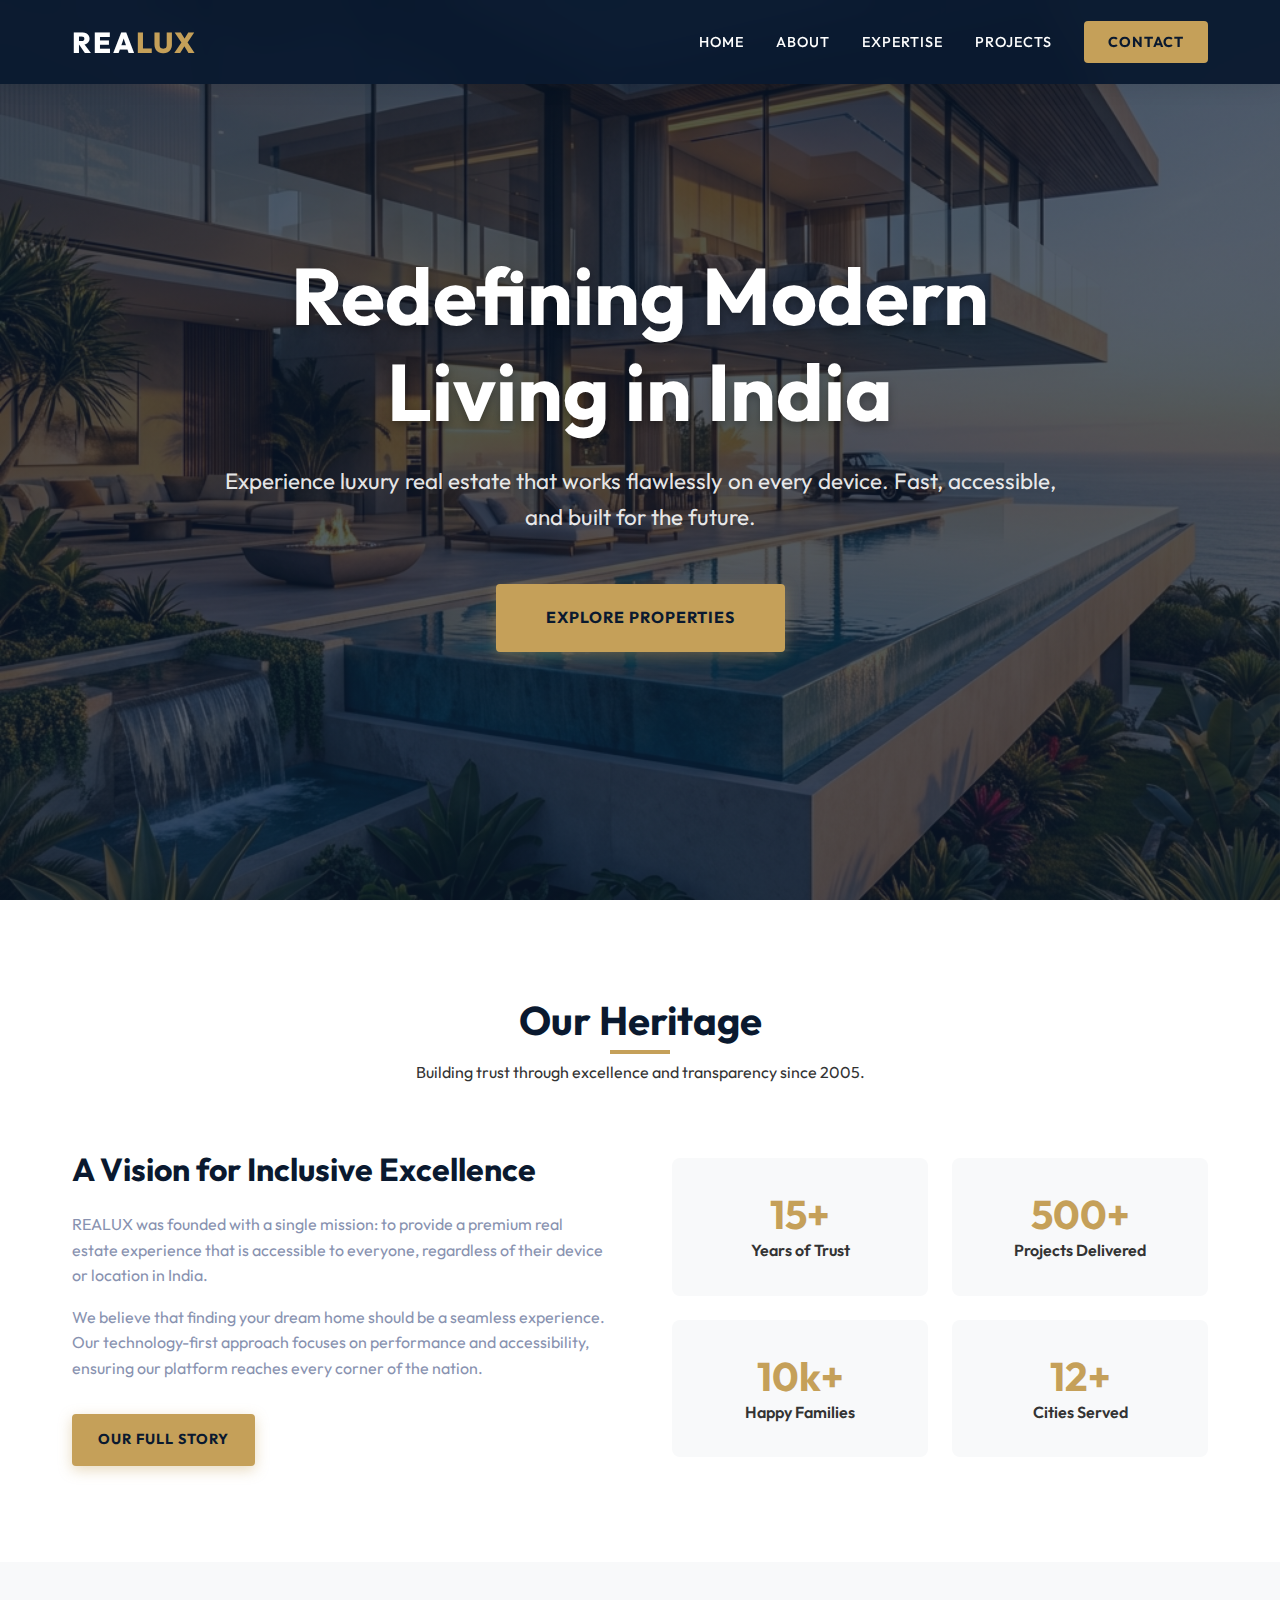
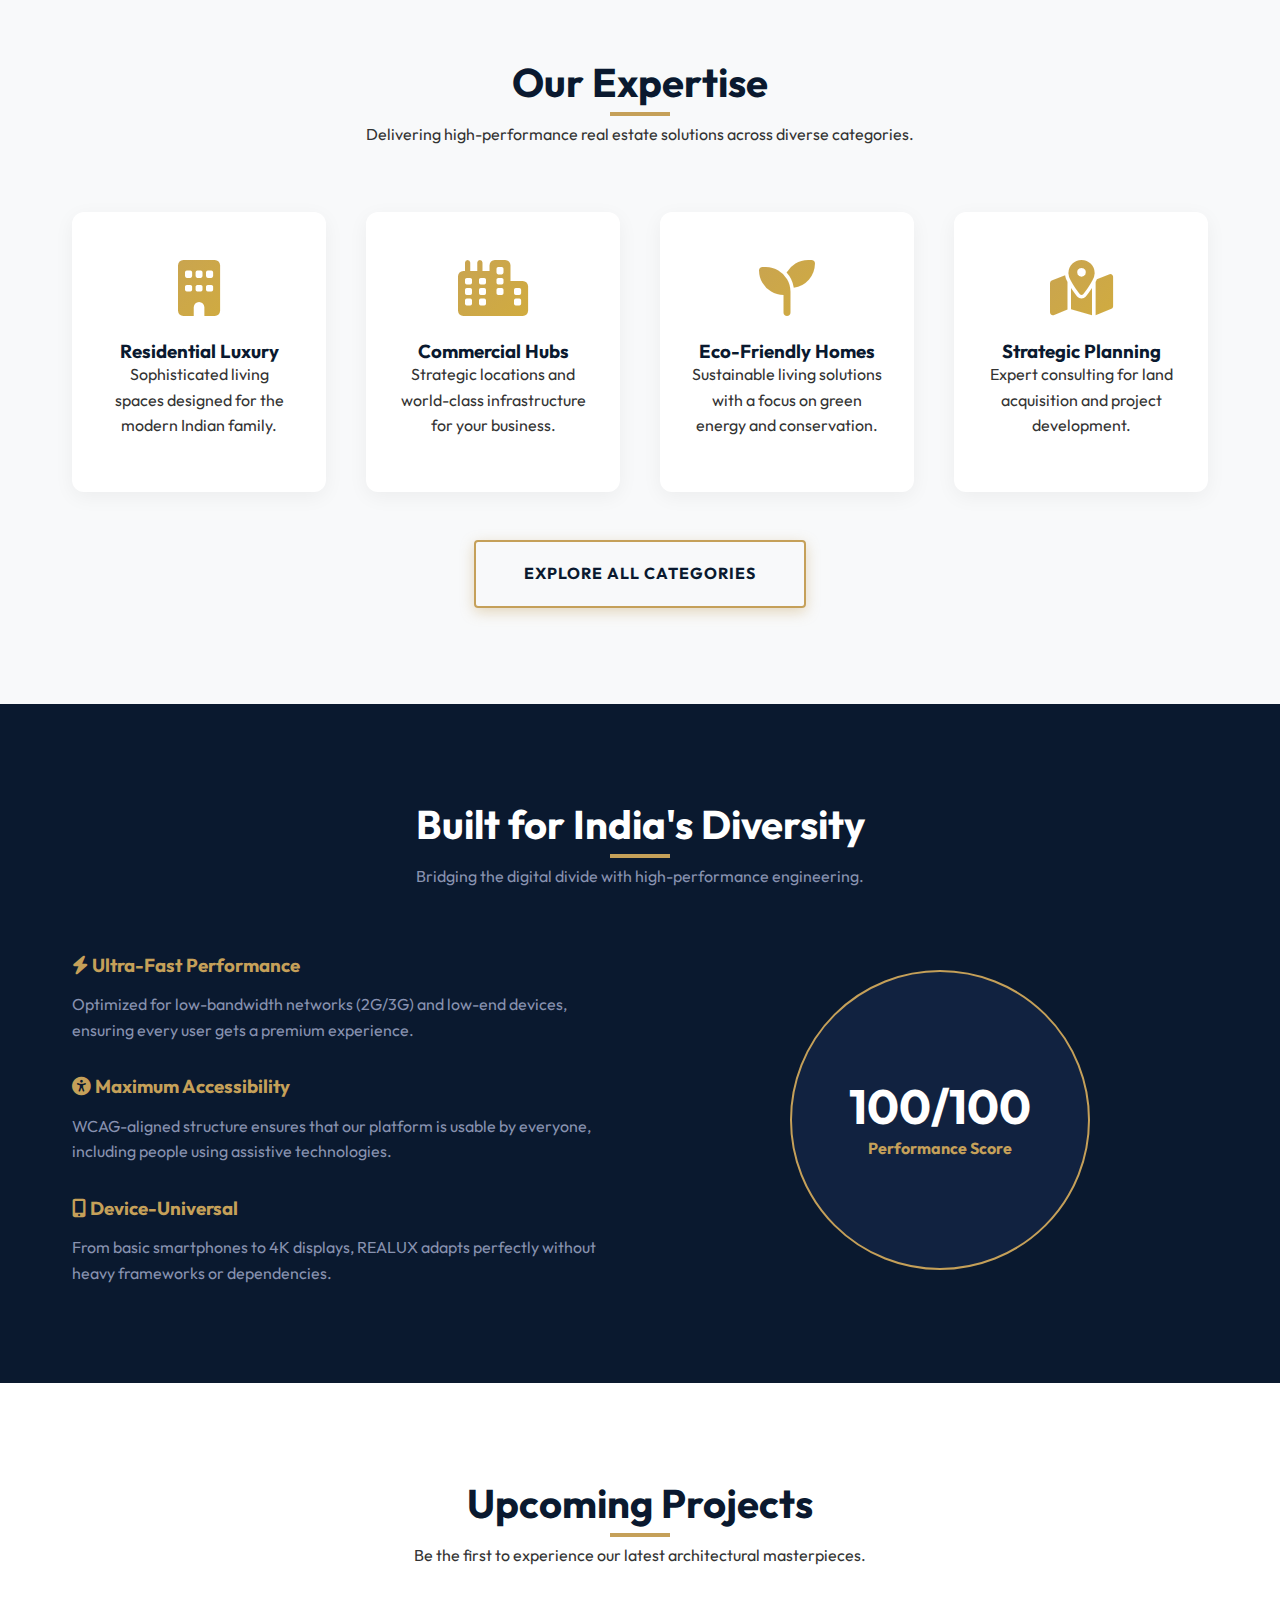
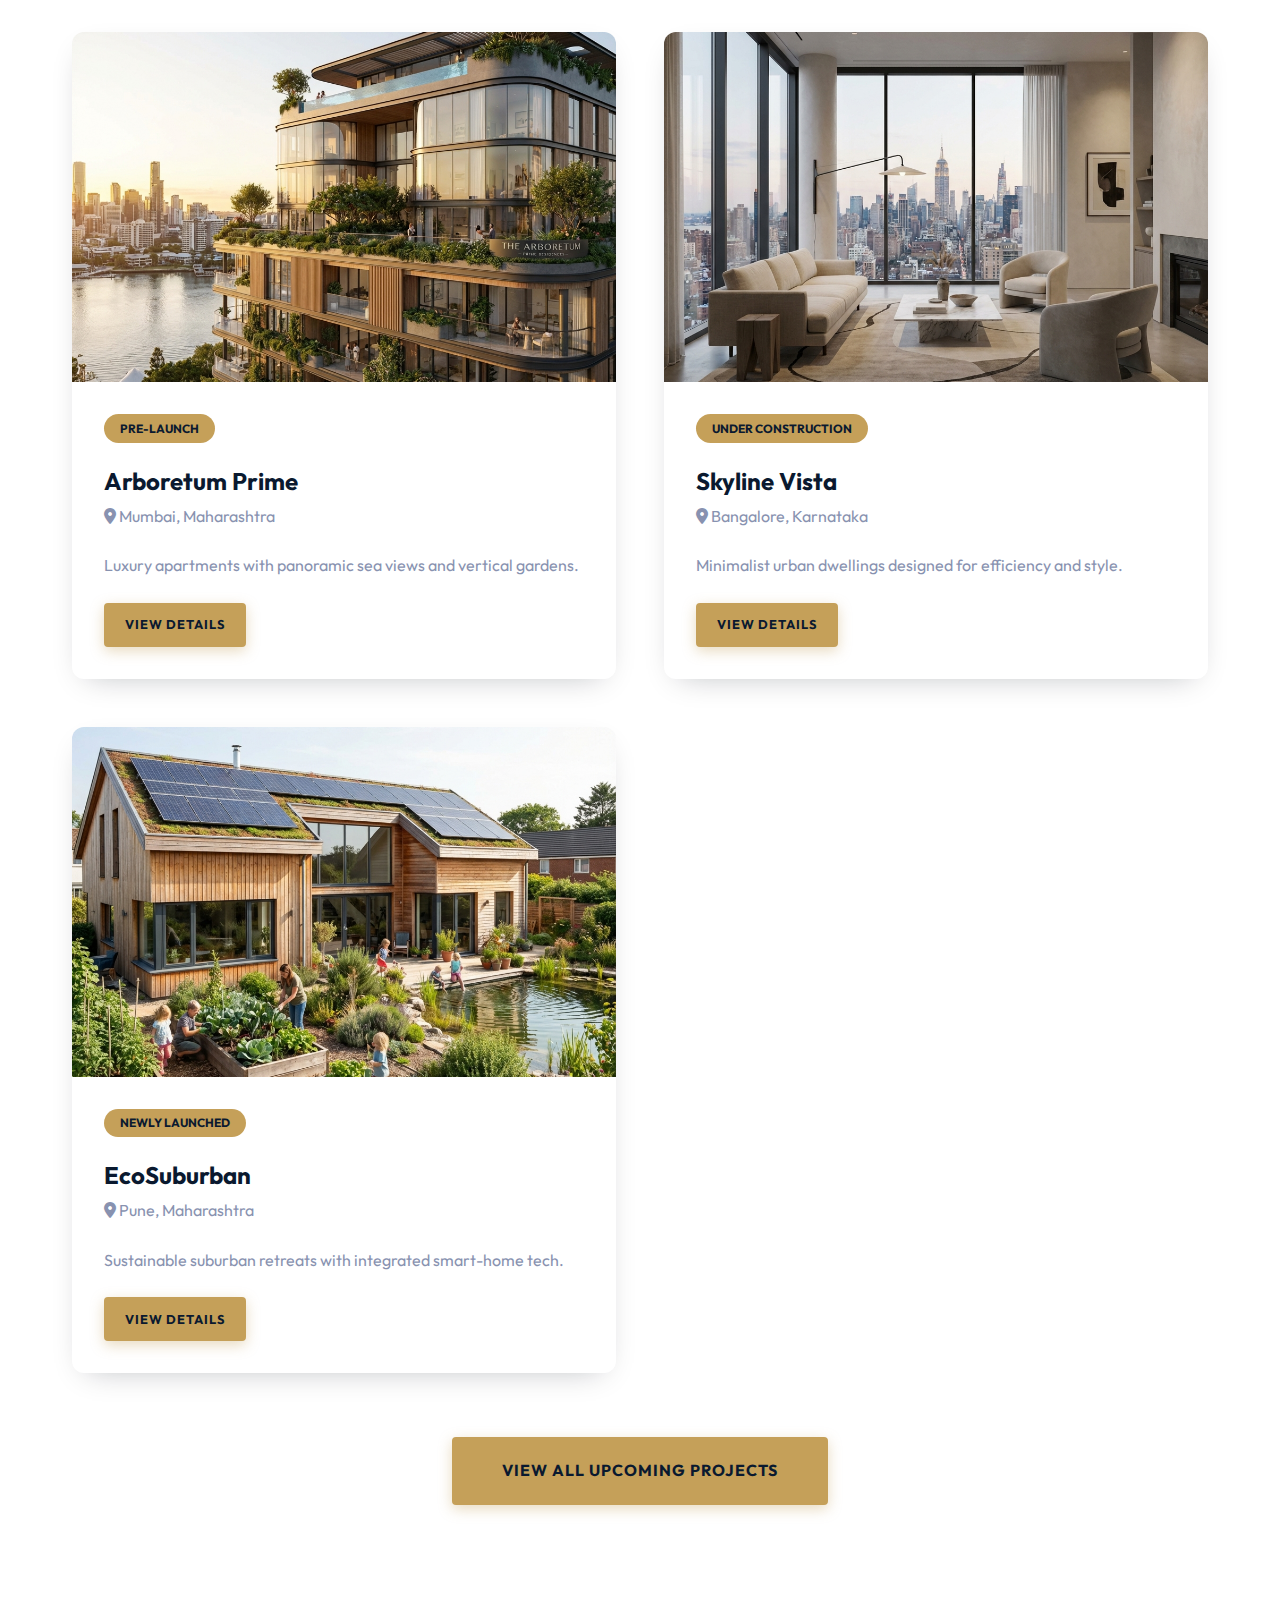
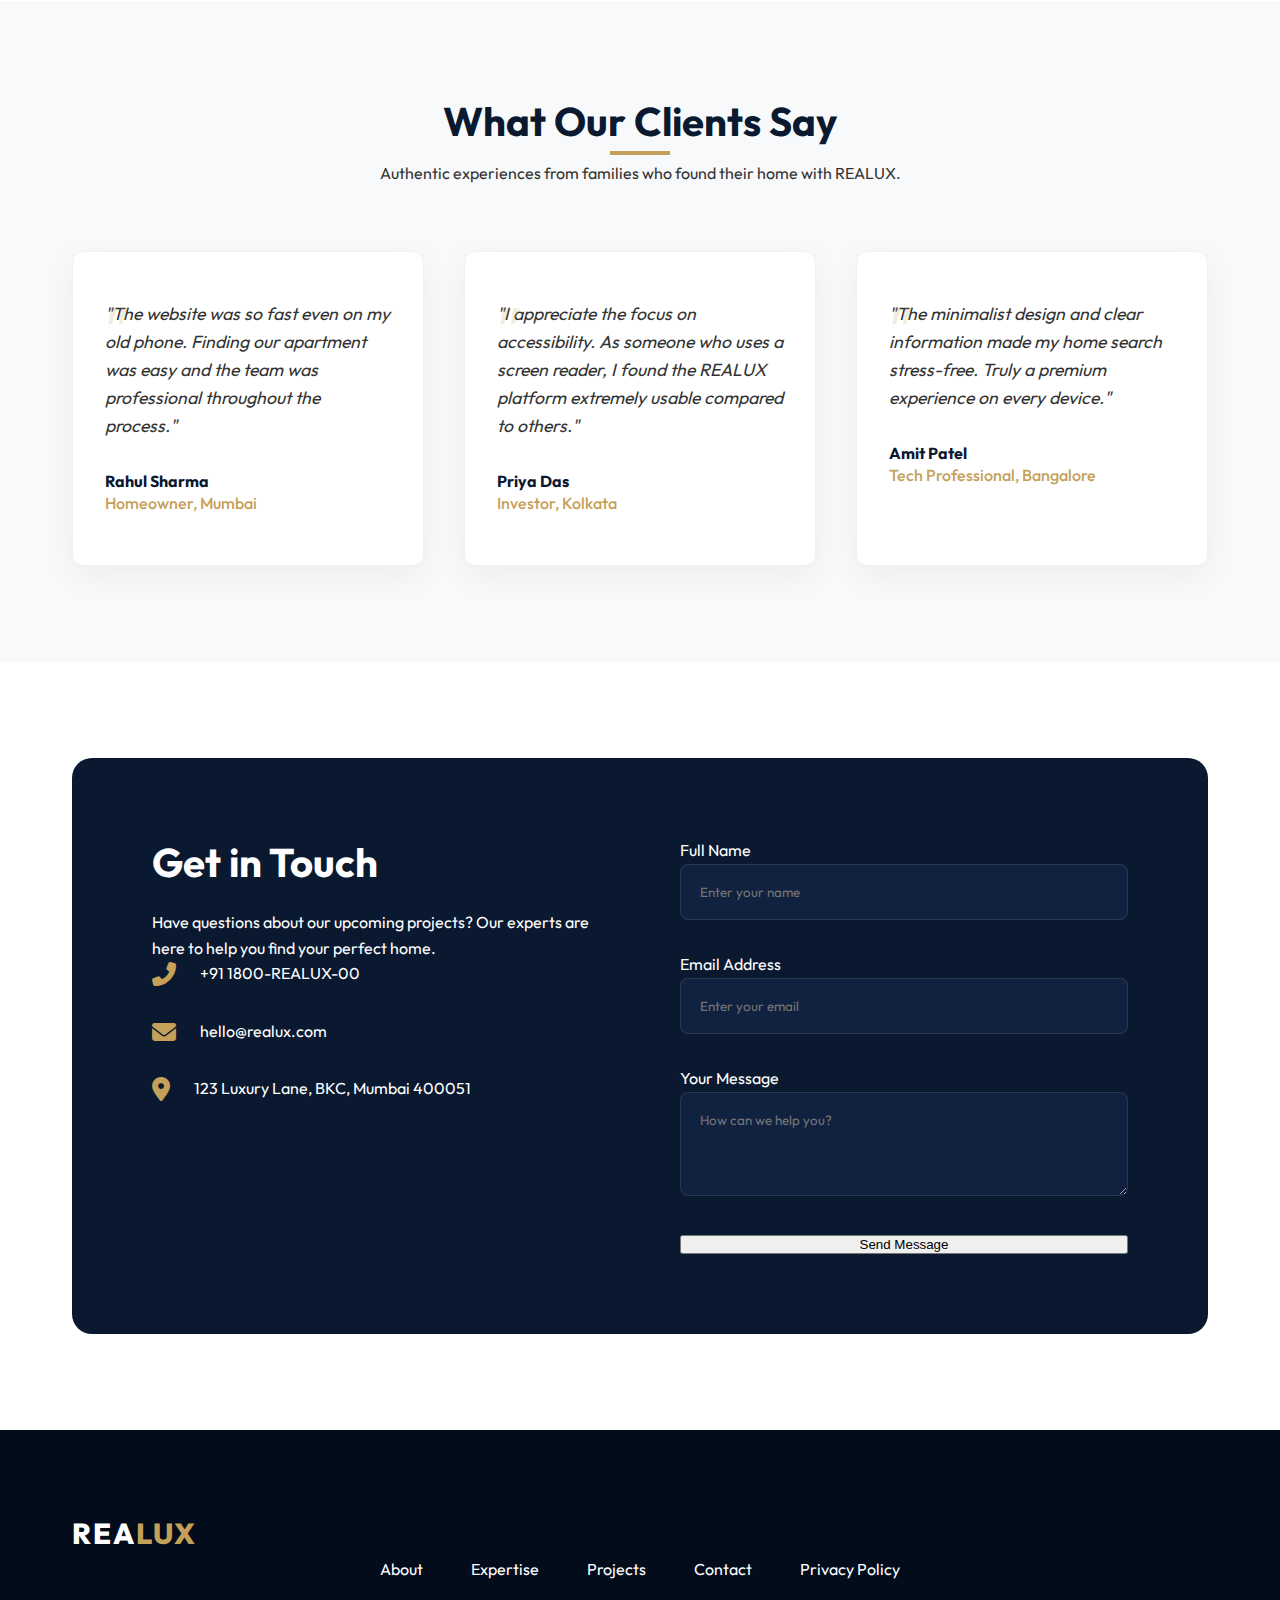
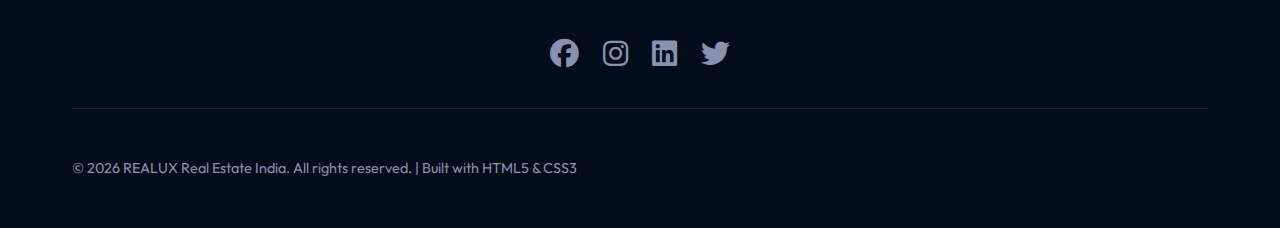
<file: index.html>
<!DOCTYPE html>
<html lang="en">

<head>
    <meta charset="UTF-8">
    <meta name="viewport" content="width=device-width, initial-scale=1.0">
    <meta name="description"
        content="REALUX - Premium, device-universal real estate experience in India. ultra-fast, accessible, and responsive.">
    <meta name="keywords" content="Real Estate, India, Luxury Homes, Responsive Web Design, Fast Performance">
    <title>REALUX | A Device-Universal Real Estate Experience</title>

    <!-- Google Fonts -->
    <link rel="preconnect" href="https://fonts.googleapis.com">
    <link rel="preconnect" href="https://fonts.gstatic.com" crossorigin>
    <link href="https://fonts.googleapis.com/css2?family=Outfit:wght@300;400;500;700;800&display=swap" rel="stylesheet">

    <!-- Font Awesome -->
    <link rel="stylesheet" href="https://cdnjs.cloudflare.com/ajax/libs/font-awesome/6.4.0/css/all.min.css">

    <!-- Custom CSS -->
    <link rel="stylesheet" href="style.css">
</head>

<body>

    <!-- Header & Navigation -->
    <header>
        <div class="container nav-container">
            <a href="#" class="logo">REA<span>LUX</span></a>

            <input type="checkbox" id="nav-toggle">
            <label for="nav-toggle" class="nav-toggle-label">
                <i class="fas fa-bars"></i>
            </label>

            <nav class="nav-links">
                <a href="index.html">Home</a>
                <a href="about.html">About</a>
                <a href="expertise.html">Expertise</a>
                <a href="projects.html">Projects</a>
                <a href="#contact" class="btn-nav">Contact</a>
            </nav>
        </div>
    </header>

    <!-- Hero Section -->
    <section class="hero" id="home">
        <div class="container hero-content">
            <h1>Redefining Modern Living in India</h1>
            <p>Experience luxury real estate that works flawlessly on every device. Fast, accessible, and built for the
                future.</p>
            <a href="#projects" class="btn">Explore Properties</a>
        </div>
    </section>

    <!-- About & Brand Trust -->
    <section id="about">
        <div class="container">
            <div class="section-title">
                <h2>Our Heritage</h2>
                <p>Building trust through excellence and transparency since 2005.</p>
            </div>
            <div class="about-flex" style="display: flex; gap: 4rem; align-items: center; flex-wrap: wrap;">
                <div style="flex: 1; min-width: 300px;">
                    <h3 style="margin-bottom: 1.5rem; font-size: 2rem;">A Vision for Inclusive Excellence</h3>
                    <p style="margin-bottom: 1rem; color: var(--text-light);">REALUX was founded with a single mission:
                        to provide a premium real estate experience that is accessible to everyone, regardless of their
                        device or location in India.</p>
                    <p style="color: var(--text-light);">We believe that finding your dream home should be a seamless
                        experience. Our technology-first approach focuses on performance and accessibility, ensuring our
                        platform reaches every corner of the nation.</p>
                    <a href="about.html" class="btn"
                        style="padding: 0.8rem 1.5rem; font-size: 0.9rem; margin-top: 2rem;">Our Full Story</a>
                </div>
                <div style="flex: 1; min-width: 300px;">
                    <div style="display: grid; grid-template-columns: 1fr 1fr; gap: 1.5rem;">
                        <div
                            style="background: var(--bg-light); padding: 2rem; border-radius: 8px; text-align: center;">
                            <h4 style="font-size: 2.5rem; color: var(--secondary-color);">15+</h4>
                            <p style="font-weight: 600;">Years of Trust</p>
                        </div>
                        <div
                            style="background: var(--bg-light); padding: 2rem; border-radius: 8px; text-align: center;">
                            <h4 style="font-size: 2.5rem; color: var(--secondary-color);">500+</h4>
                            <p style="font-weight: 600;">Projects Delivered</p>
                        </div>
                        <div
                            style="background: var(--bg-light); padding: 2rem; border-radius: 8px; text-align: center;">
                            <h4 style="font-size: 2.5rem; color: var(--secondary-color);">10k+</h4>
                            <p style="font-weight: 600;">Happy Families</p>
                        </div>
                        <div
                            style="background: var(--bg-light); padding: 2rem; border-radius: 8px; text-align: center;">
                            <h4 style="font-size: 2.5rem; color: var(--secondary-color);">12+</h4>
                            <p style="font-weight: 600;">Cities Served</p>
                        </div>
                    </div>
                </div>
            </div>
        </div>
    </section>

    <!-- Experience & Expertise -->
    <section id="expertise" style="background: var(--bg-light);">
        <div class="container">
            <div class="section-title">
                <h2>Our Expertise</h2>
                <p>Delivering high-performance real estate solutions across diverse categories.</p>
            </div>
            <div class="expertise-grid">
                <div class="expertise-card">
                    <i class="fas fa-building"></i>
                    <h3>Residential Luxury</h3>
                    <p>Sophisticated living spaces designed for the modern Indian family.</p>
                </div>
                <div class="expertise-card">
                    <i class="fas fa-city"></i>
                    <h3>Commercial Hubs</h3>
                    <p>Strategic locations and world-class infrastructure for your business.</p>
                </div>
                <div class="expertise-card">
                    <i class="fas fa-seedling"></i>
                    <h3>Eco-Friendly Homes</h3>
                    <p>Sustainable living solutions with a focus on green energy and conservation.</p>
                </div>
                <div class="expertise-card">
                    <i class="fas fa-map-marked-alt"></i>
                    <h3>Strategic Planning</h3>
                    <p>Expert consulting for land acquisition and project development.</p>
                </div>
            </div>
            <div style="text-align: center; margin-top: 3rem;">
                <a href="expertise.html" class="btn"
                    style="background: transparent; color: var(--primary-color);">Explore All Categories</a>
            </div>
        </div>
    </section>

    <!-- Performance & Inclusion Section -->
    <section id="performance" style="background: var(--primary-color); color: var(--white);">
        <div class="container">
            <div class="section-title">
                <h2 style="color: var(--white);">Built for India's Diversity</h2>
                <p style="color: var(--text-light);">Bridging the digital divide with high-performance engineering.</p>
            </div>
            <div class="about-flex" style="display: flex; gap: 4rem; align-items: center; flex-wrap: wrap;">
                <div style="flex: 1; min-width: 300px;">
                    <div style="margin-bottom: 2rem;">
                        <h3 style="color: var(--secondary-color); margin-bottom: 1rem;"><i class="fas fa-bolt"></i>
                            Ultra-Fast Performance</h3>
                        <p style="color: var(--text-light);">Optimized for low-bandwidth networks (2G/3G) and low-end
                            devices, ensuring every user gets a premium experience.</p>
                    </div>
                    <div style="margin-bottom: 2rem;">
                        <h3 style="color: var(--secondary-color); margin-bottom: 1rem;"><i
                                class="fas fa-universal-access"></i> Maximum Accessibility</h3>
                        <p style="color: var(--text-light);">WCAG-aligned structure ensures that our platform is usable
                            by everyone, including people using assistive technologies.</p>
                    </div>
                    <div>
                        <h3 style="color: var(--secondary-color); margin-bottom: 1rem;"><i
                                class="fas fa-mobile-alt"></i> Device-Universal</h3>
                        <p style="color: var(--text-light);">From basic smartphones to 4K displays, REALUX adapts
                            perfectly without heavy frameworks or dependencies.</p>
                    </div>
                </div>
                <div style="flex: 1; min-width: 300px; text-align: center;">
                    <div
                        style="padding: 3rem; background: var(--accent-color); border-radius: 50%; width: 300px; height: 300px; margin: 0 auto; display: flex; flex-direction: column; justify-content: center; border: 2px solid var(--secondary-color);">
                        <h4 style="font-size: 3rem; color: var(--white);">100/100</h4>
                        <p style="font-weight: 700; color: var(--secondary-color);">Performance Score</p>
                    </div>
                </div>
            </div>
        </div>
    </section>
    <section id="projects">
        <div class="container">
            <div class="section-title">
                <h2>Upcoming Projects</h2>
                <p>Be the first to experience our latest architectural masterpieces.</p>
            </div>
            <div class="projects-grid">
                <!-- Project 1 -->
                <article class="project-card">
                    <div class="project-image">
                        <img src="images/project1.png" alt="Arboretum Prime Residences">
                    </div>
                    <div class="project-info">
                        <span class="project-status">Pre-Launch</span>
                        <h3 style="margin-top: 0.5rem;">Arboretum Prime</h3>
                        <p><i class="fas fa-map-marker-alt"></i> Mumbai, Maharashtra</p>
                        <p>Luxury apartments with panoramic sea views and vertical gardens.</p>
                        <a href="#" class="btn" style="padding: 0.6rem 1.2rem; font-size: 0.8rem;">View Details</a>
                    </div>
                </article>
                <!-- Project 2 -->
                <article class="project-card">
                    <div class="project-image">
                        <img src="images/project2.png" alt="Skyline Vista Minimalist Living">
                    </div>
                    <div class="project-info">
                        <span class="project-status">Under Construction</span>
                        <h3 style="margin-top: 0.5rem;">Skyline Vista</h3>
                        <p><i class="fas fa-map-marker-alt"></i> Bangalore, Karnataka</p>
                        <p>Minimalist urban dwellings designed for efficiency and style.</p>
                        <a href="#" class="btn" style="padding: 0.6rem 1.2rem; font-size: 0.8rem;">View Details</a>
                    </div>
                </article>
                <!-- Project 3 -->
                <article class="project-card">
                    <div class="project-image">
                        <img src="images/project3.png" alt="EcoSuburban Sustainable Home">
                    </div>
                    <div class="project-info">
                        <span class="project-status">Newly Launched</span>
                        <h3 style="margin-top: 0.5rem;">EcoSuburban</h3>
                        <p><i class="fas fa-map-marker-alt"></i> Pune, Maharashtra</p>
                        <p>Sustainable suburban retreats with integrated smart-home tech.</p>
                        <a href="#" class="btn" style="padding: 0.6rem 1.2rem; font-size: 0.8rem;">View Details</a>
                    </div>
                </article>
            </div>
            <div style="text-align: center; margin-top: 4rem;">
                <a href="projects.html" class="btn">View All Upcoming Projects</a>
            </div>
        </div>
    </section>

    <!-- Client Reviews -->
    <section id="testimonials" style="background: var(--bg-light);">
        <div class="container">
            <div class="section-title">
                <h2>What Our Clients Say</h2>
                <p>Authentic experiences from families who found their home with REALUX.</p>
            </div>
            <div class="testimonials-grid">
                <div class="testimonial-card">
                    <p class="testimonial-text">"The website was so fast even on my old phone. Finding our apartment was
                        easy and the team was professional throughout the process."</p>
                    <div class="testimonial-author">
                        <div class="author-info">
                            <h4>Rahul Sharma</h4>
                            <p>Homeowner, Mumbai</p>
                        </div>
                    </div>
                </div>
                <div class="testimonial-card">
                    <p class="testimonial-text">"I appreciate the focus on accessibility. As someone who uses a screen
                        reader, I found the REALUX platform extremely usable compared to others."</p>
                    <div class="testimonial-author">
                        <div class="author-info">
                            <h4>Priya Das</h4>
                            <p>Investor, Kolkata</p>
                        </div>
                    </div>
                </div>
                <div class="testimonial-card">
                    <p class="testimonial-text">"The minimalist design and clear information made my home search
                        stress-free. Truly a premium experience on every device."</p>
                    <div class="testimonial-author">
                        <div class="author-info">
                            <h4>Amit Patel</h4>
                            <p>Tech Professional, Bangalore</p>
                        </div>
                    </div>
                </div>
            </div>
        </div>
    </section>

    <!-- Contact & Lead Generation -->
    <section id="contact">
        <div class="container">
            <div class="contact-container">
                <div class="contact-info">
                    <h3>Get in Touch</h3>
                    <p>Have questions about our upcoming projects? Our experts are here to help you find your perfect
                        home.</p>
                    <div class="contact-details">
                        <div>
                            <i class="fas fa-phone-alt"></i>
                            <span>+91 1800-REALUX-00</span>
                        </div>
                        <div>
                            <i class="fas fa-envelope"></i>
                            <span>hello@realux.com</span>
                        </div>
                        <div>
                            <i class="fas fa-map-marker-alt"></i>
                            <span>123 Luxury Lane, BKC, Mumbai 400051</span>
                        </div>
                    </div>
                </div>
                <form class="contact-form">
                    <div class="form-group">
                        <label for="name">Full Name</label>
                        <input type="text" id="name" placeholder="Enter your name" required aria-required="true">
                    </div>
                    <div class="form-group">
                        <label for="email">Email Address</label>
                        <input type="email" id="email" placeholder="Enter your email" required aria-required="true">
                    </div>
                    <div class="form-group">
                        <label for="message">Your Message</label>
                        <textarea id="message" rows="4" placeholder="How can we help you?" required
                            aria-required="true"></textarea>
                    </div>
                    <button type="submit" class="submit-btn shadow-btn">Send Message</button>
                </form>
            </div>
        </div>
    </section>

    <!-- Footer -->
    <footer>
        <div class="container">
            <div class="footer-logo logo">REA<span>LUX</span></div>
            <ul class="footer-links">
                <li><a href="about.html">About</a></li>
                <li><a href="expertise.html">Expertise</a></li>
                <li><a href="projects.html">Projects</a></li>
                <li><a href="#contact">Contact</a></li>
                <li><a href="#">Privacy Policy</a></li>
            </ul>
            <div class="social-links"
                style="margin-bottom: 2rem; font-size: 1.5rem; display: flex; justify-content: center; gap: 1.5rem;">
                <a href="#" aria-label="Facebook"><i class="fab fa-facebook"></i></a>
                <a href="#" aria-label="Instagram"><i class="fab fa-instagram"></i></a>
                <a href="#" aria-label="LinkedIn"><i class="fab fa-linkedin"></i></a>
                <a href="#" aria-label="Twitter"><i class="fab fa-twitter"></i></a>
            </div>
            <p class="copyright">&copy; 2026 REALUX Real Estate India. All rights reserved. | Built with HTML5 & CSS3
            </p>
        </div>
    </footer>

</body>

</html>
</file>
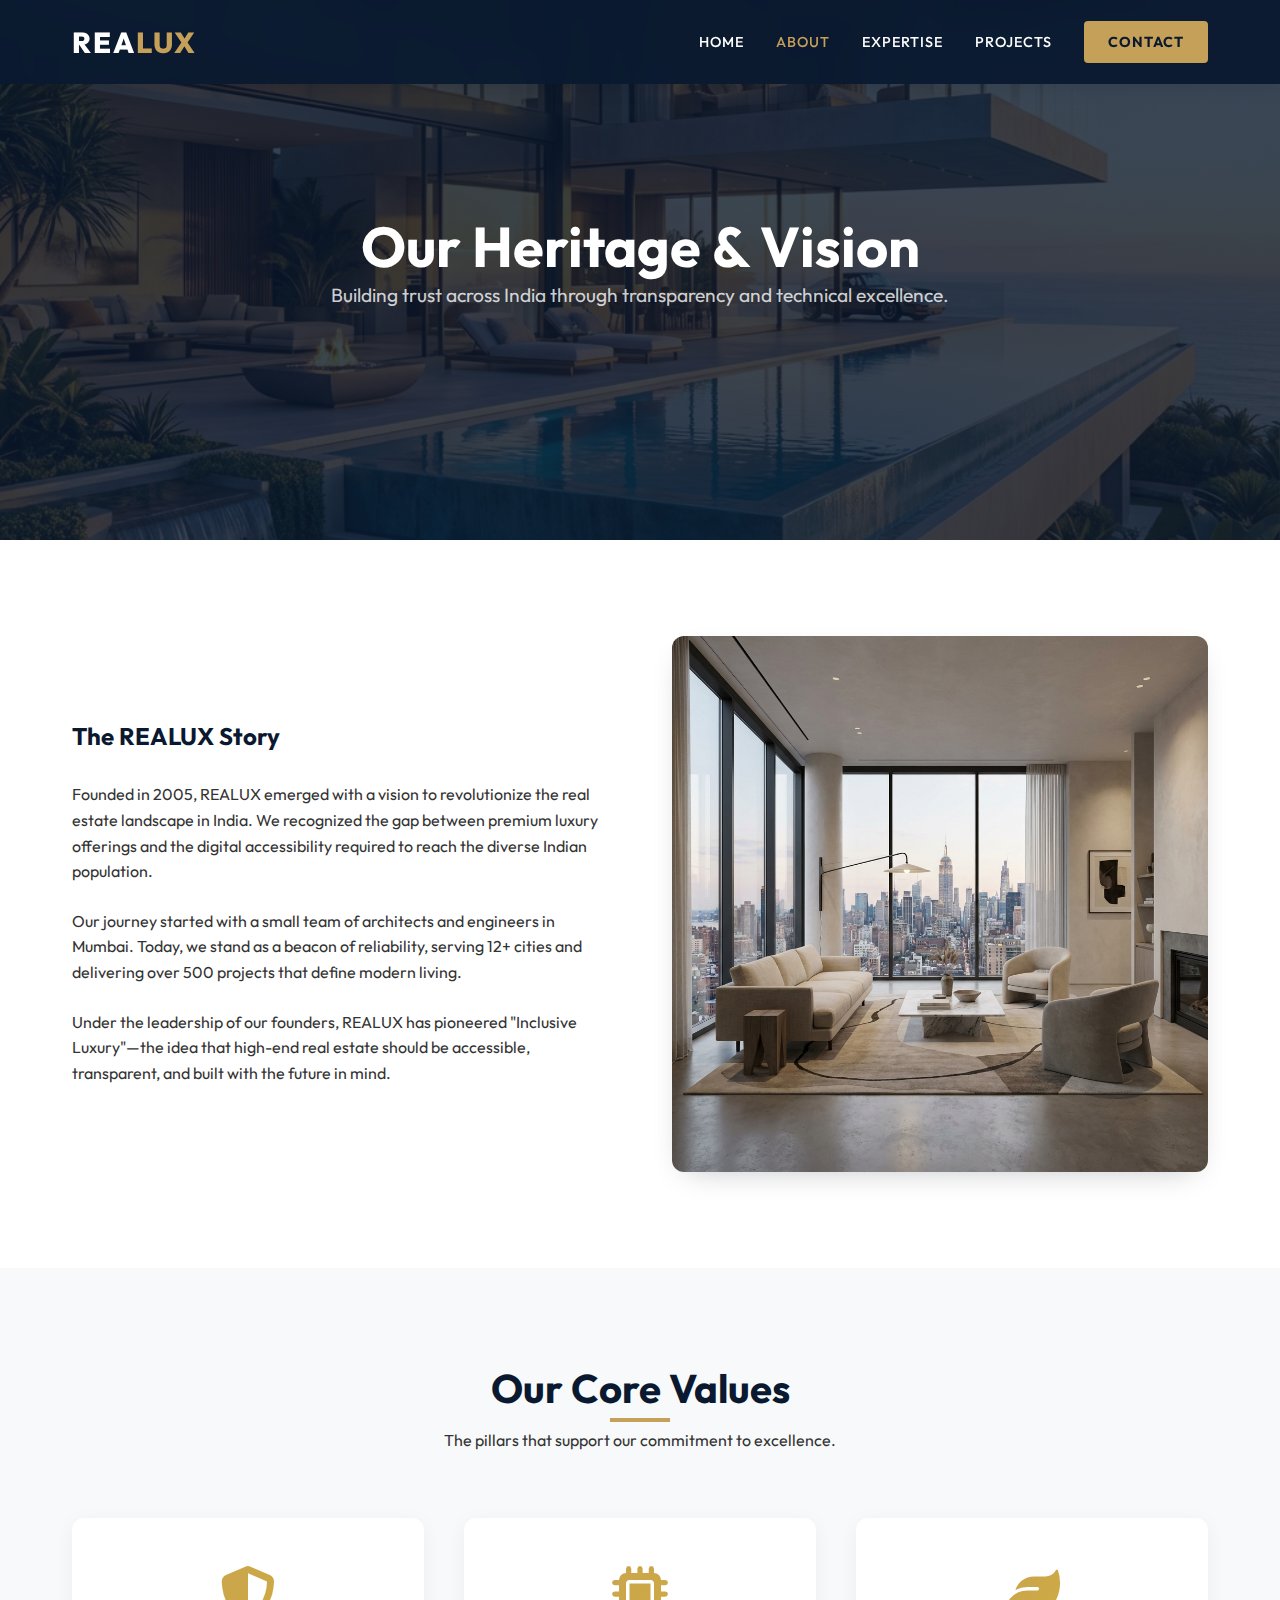
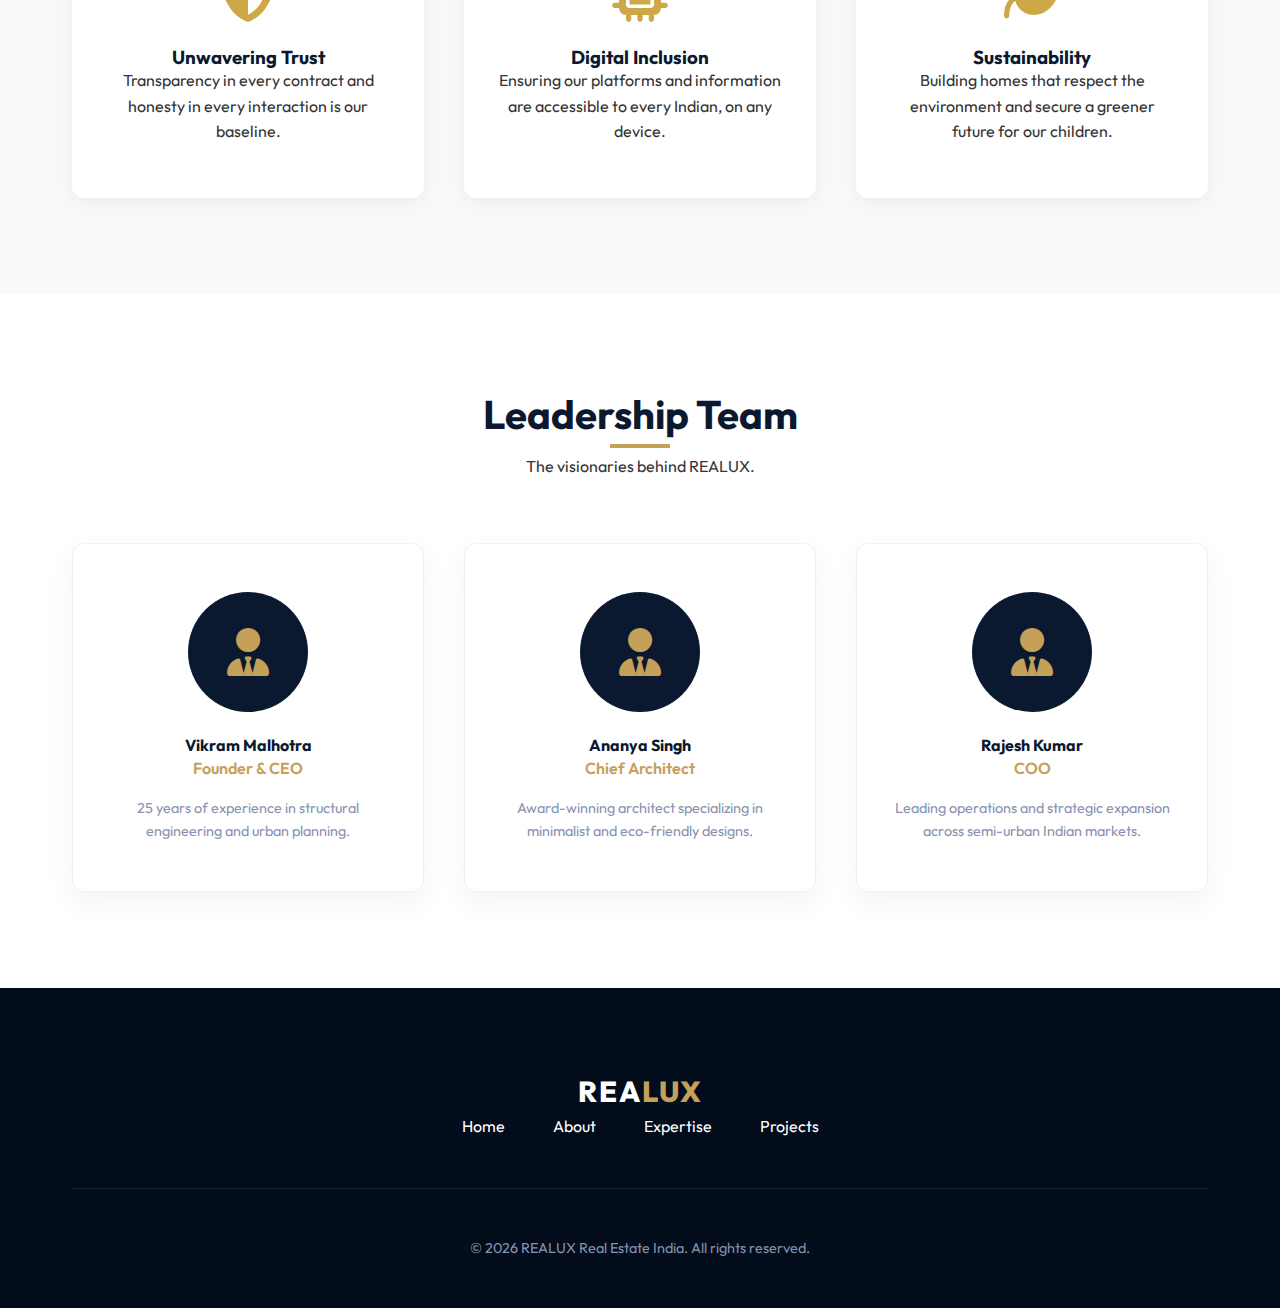
<file: about.html>
<!DOCTYPE html>
<html lang="en">

<head>
    <meta charset="UTF-8">
    <meta name="viewport" content="width=device-width, initial-scale=1.0">
    <meta name="description"
        content="Learn about REALUX, our heritage, values, and commitment to excellence in the Indian real estate market.">
    <title>About Us | REALUX Real Estate</title>
    <link rel="preconnect" href="https://fonts.googleapis.com">
    <link rel="preconnect" href="https://fonts.gstatic.com" crossorigin>
    <link href="https://fonts.googleapis.com/css2?family=Outfit:wght@300;400;500;700;800&display=swap" rel="stylesheet">
    <link rel="stylesheet" href="https://cdnjs.cloudflare.com/ajax/libs/font-awesome/6.4.0/css/all.min.css">
    <link rel="stylesheet" href="style.css">
</head>

<body>

    <header>
        <div class="container nav-container">
            <a href="index.html" class="logo">REA<span>LUX</span></a>
            <input type="checkbox" id="nav-toggle">
            <label for="nav-toggle" class="nav-toggle-label"><i class="fas fa-bars"></i></label>
            <nav class="nav-links">
                <a href="index.html">Home</a>
                <a href="about.html" style="color: var(--secondary-color);">About</a>
                <a href="expertise.html">Expertise</a>
                <a href="projects.html">Projects</a>
                <a href="index.html#contact" class="btn-nav">Contact</a>
            </nav>
        </div>
    </header>

    <section class="subpage-hero">
        <div class="container">
            <h1 style="color: var(--white); font-size: 3.5rem;">Our Heritage & Vision</h1>
            <p style="color: rgba(255,255,255,0.8); font-size: 1.2rem;">Building trust across India through transparency
                and technical excellence.</p>
        </div>
    </section>

    <section id="story">
        <div class="container">
            <div style="display: flex; gap: 4rem; flex-wrap: wrap; align-items: center;">
                <div style="flex: 1; min-width: 300px;">
                    <h2 style="margin-bottom: 2rem;">The REALUX Story</h2>
                    <p style="margin-bottom: 1.5rem; color: var(--text-color);">Founded in 2005, REALUX emerged with a
                        vision to revolutionize the real estate landscape in India. We recognized the gap between
                        premium luxury offerings and the digital accessibility required to reach the diverse Indian
                        population.</p>
                    <p style="margin-bottom: 1.5rem; color: var(--text-color);">Our journey started with a small team of
                        architects and engineers in Mumbai. Today, we stand as a beacon of reliability, serving 12+
                        cities and delivering over 500 projects that define modern living.</p>
                    <p style="color: var(--text-color);">Under the leadership of our founders, REALUX has pioneered
                        "Inclusive Luxury"—the idea that high-end real estate should be accessible, transparent, and
                        built with the future in mind.</p>
                </div>
                <div style="flex: 1; min-width: 300px;">
                    <img src="images/project2.png" alt="Our Mumbai Office"
                        style="border-radius: 12px; box-shadow: var(--shadow);">
                </div>
            </div>
        </div>
    </section>

    <section style="background: var(--bg-light);">
        <div class="container">
            <div class="section-title">
                <h2>Our Core Values</h2>
                <p>The pillars that support our commitment to excellence.</p>
            </div>
            <div class="expertise-grid">
                <div class="expertise-card">
                    <i class="fas fa-shield-alt"></i>
                    <h3>Unwavering Trust</h3>
                    <p>Transparency in every contract and honesty in every interaction is our baseline.</p>
                </div>
                <div class="expertise-card">
                    <i class="fas fa-microchip"></i>
                    <h3>Digital Inclusion</h3>
                    <p>Ensuring our platforms and information are accessible to every Indian, on any device.</p>
                </div>
                <div class="expertise-card">
                    <i class="fas fa-leaf"></i>
                    <h3>Sustainability</h3>
                    <p>Building homes that respect the environment and secure a greener future for our children.</p>
                </div>
            </div>
        </div>
    </section>

    <section>
        <div class="container">
            <div class="section-title">
                <h2>Leadership Team</h2>
                <p>The visionaries behind REALUX.</p>
            </div>
            <div class="testimonials-grid">
                <div class="testimonial-card" style="text-align: center;">
                    <div
                        style="width: 120px; height: 120px; background: var(--primary-color); border-radius: 50%; margin: 0 auto 1.5rem; display: flex; align-items: center; justify-content: center; color: var(--secondary-color); font-size: 3rem;">
                        <i class="fas fa-user-tie"></i>
                    </div>
                    <h4>Vikram Malhotra</h4>
                    <p style="color: var(--secondary-color); font-weight: 600; margin-bottom: 1rem;">Founder & CEO</p>
                    <p style="font-size: 0.9rem; color: var(--text-light);">25 years of experience in structural
                        engineering and urban planning.</p>
                </div>
                <div class="testimonial-card" style="text-align: center;">
                    <div
                        style="width: 120px; height: 120px; background: var(--primary-color); border-radius: 50%; margin: 0 auto 1.5rem; display: flex; align-items: center; justify-content: center; color: var(--secondary-color); font-size: 3rem;">
                        <i class="fas fa-user-tie"></i>
                    </div>
                    <h4>Ananya Singh</h4>
                    <p style="color: var(--secondary-color); font-weight: 600; margin-bottom: 1rem;">Chief Architect</p>
                    <p style="font-size: 0.9rem; color: var(--text-light);">Award-winning architect specializing in
                        minimalist and eco-friendly designs.</p>
                </div>
                <div class="testimonial-card" style="text-align: center;">
                    <div
                        style="width: 120px; height: 120px; background: var(--primary-color); border-radius: 50%; margin: 0 auto 1.5rem; display: flex; align-items: center; justify-content: center; color: var(--secondary-color); font-size: 3rem;">
                        <i class="fas fa-user-tie"></i>
                    </div>
                    <h4>Rajesh Kumar</h4>
                    <p style="color: var(--secondary-color); font-weight: 600; margin-bottom: 1rem;">COO</p>
                    <p style="font-size: 0.9rem; color: var(--text-light);">Leading operations and strategic expansion
                        across semi-urban Indian markets.</p>
                </div>
            </div>
        </div>
    </section>

    <footer>
        <div class="container footer-content">
            <div class="footer-logo logo">REA<span>LUX</span></div>
            <ul class="footer-links">
                <li><a href="index.html">Home</a></li>
                <li><a href="about.html">About</a></li>
                <li><a href="expertise.html">Expertise</a></li>
                <li><a href="projects.html">Projects</a></li>
            </ul>
            <p class="copyright">&copy; 2026 REALUX Real Estate India. All rights reserved.</p>
        </div>
    </footer>

</body>

</html>
</file>
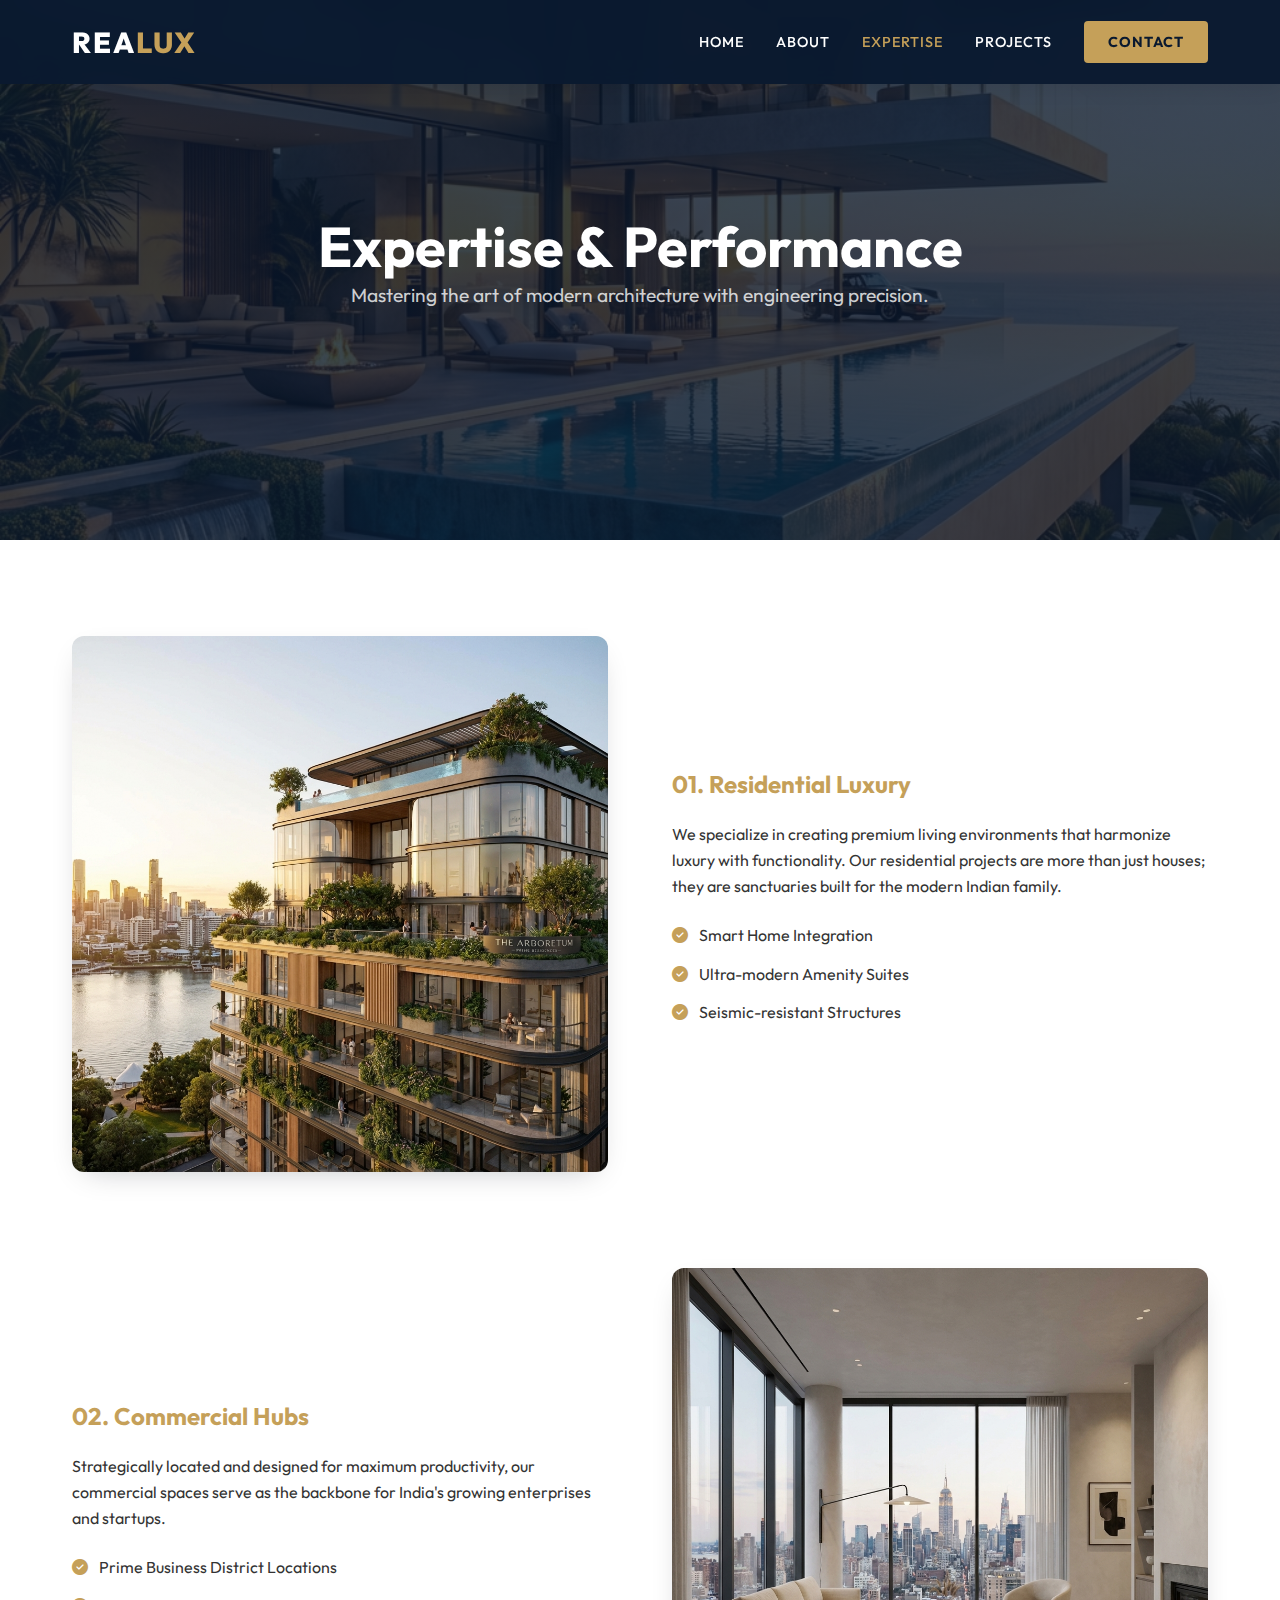
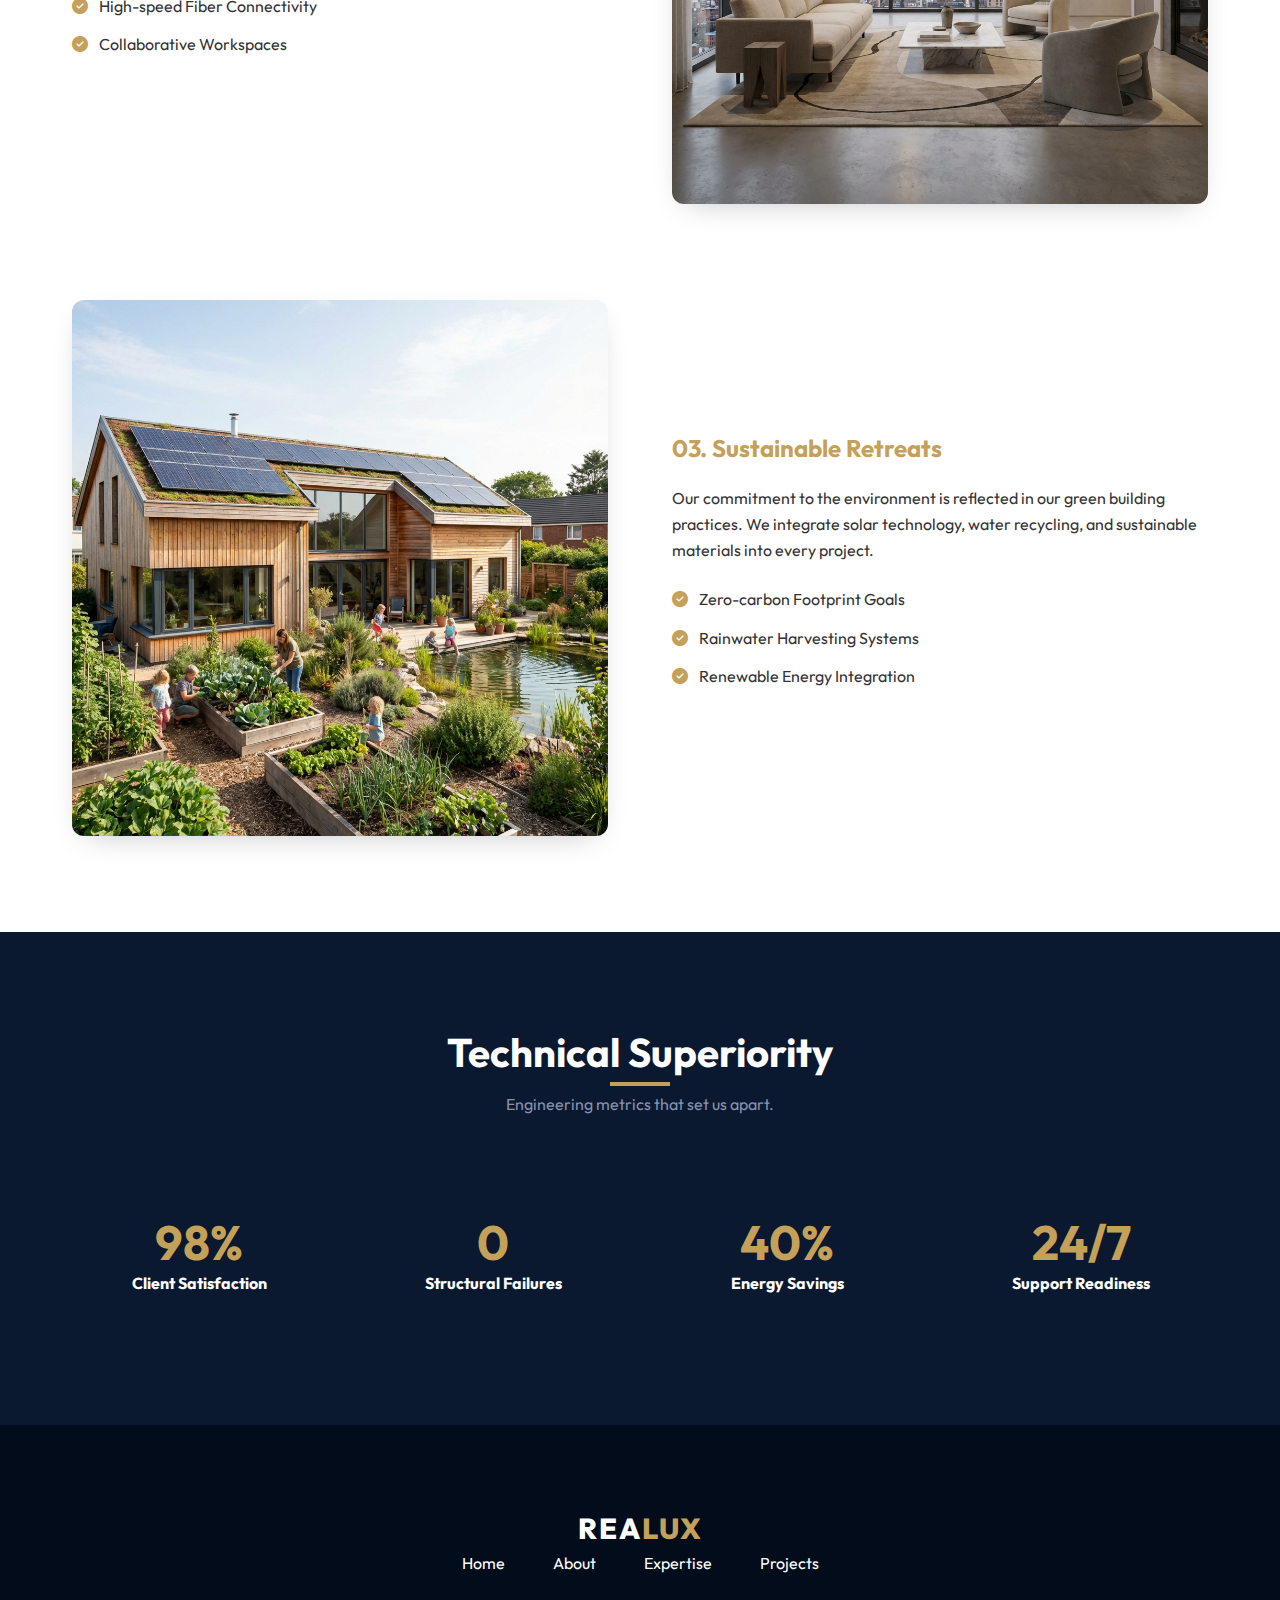
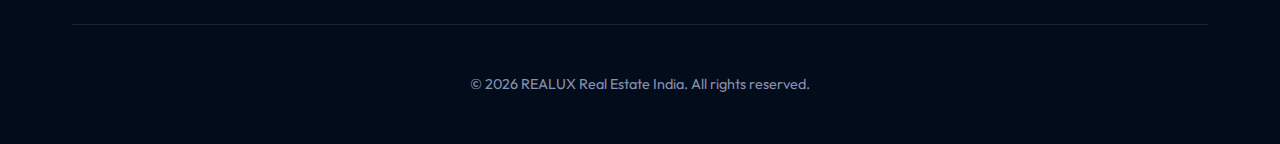
<file: expertise.html>
<!DOCTYPE html>
<html lang="en">

<head>
    <meta charset="UTF-8">
    <meta name="viewport" content="width=device-width, initial-scale=1.0">
    <meta name="description"
        content="Explore REALUX's expertise in residential, commercial, and sustainable real estate development across India.">
    <title>Our Expertise | REALUX Real Estate</title>
    <link rel="preconnect" href="https://fonts.googleapis.com">
    <link rel="preconnect" href="https://fonts.gstatic.com" crossorigin>
    <link href="https://fonts.googleapis.com/css2?family=Outfit:wght@300;400;500;700;800&display=swap" rel="stylesheet">
    <link rel="stylesheet" href="https://cdnjs.cloudflare.com/ajax/libs/font-awesome/6.4.0/css/all.min.css">
    <link rel="stylesheet" href="style.css">
</head>

<body>

    <header>
        <div class="container nav-container">
            <a href="index.html" class="logo">REA<span>LUX</span></a>
            <input type="checkbox" id="nav-toggle">
            <label for="nav-toggle" class="nav-toggle-label"><i class="fas fa-bars"></i></label>
            <nav class="nav-links">
                <a href="index.html">Home</a>
                <a href="about.html">About</a>
                <a href="expertise.html" style="color: var(--secondary-color);">Expertise</a>
                <a href="projects.html">Projects</a>
                <a href="index.html#contact" class="btn-nav">Contact</a>
            </nav>
        </div>
    </header>

    <section class="subpage-hero">
        <div class="container">
            <h1 style="color: var(--white); font-size: 3.5rem;">Expertise & Performance</h1>
            <p style="color: rgba(255,255,255,0.8); font-size: 1.2rem;">Mastering the art of modern architecture with
                engineering precision.</p>
        </div>
    </section>

    <!-- Deep Dive into Categories -->
    <section>
        <div class="container">
            <div style="display: grid; gap: 6rem;">
                <!-- Residential -->
                <div style="display: flex; gap: 4rem; align-items: center; flex-wrap: wrap;">
                    <div style="flex: 1; min-width: 300px; order: 1;">
                        <img src="images/project1.png" alt="Residential Luxury"
                            style="border-radius: 12px; box-shadow: var(--shadow);">
                    </div>
                    <div style="flex: 1; min-width: 300px; order: 2;">
                        <h2 style="color: var(--secondary-color); margin-bottom: 1.5rem;">01. Residential Luxury</h2>
                        <p style="margin-bottom: 1.5rem;">We specialize in creating premium living environments that
                            harmonize luxury with functionality. Our residential projects are more than just houses;
                            they are sanctuaries built for the modern Indian family.</p>
                        <ul style="list-style: none; padding: 0;">
                            <li style="margin-bottom: 0.8rem;"><i class="fas fa-check-circle"
                                    style="color: var(--secondary-color); margin-right: 0.5rem;"></i> Smart Home
                                Integration</li>
                            <li style="margin-bottom: 0.8rem;"><i class="fas fa-check-circle"
                                    style="color: var(--secondary-color); margin-right: 0.5rem;"></i> Ultra-modern
                                Amenity Suites</li>
                            <li style="margin-bottom: 0.8rem;"><i class="fas fa-check-circle"
                                    style="color: var(--secondary-color); margin-right: 0.5rem;"></i> Seismic-resistant
                                Structures</li>
                        </ul>
                    </div>
                </div>

                <!-- Commercial -->
                <div style="display: flex; gap: 4rem; align-items: center; flex-wrap: wrap;">
                    <div style="flex: 1; min-width: 300px; order: 2;">
                        <img src="images/project2.png" alt="Commercial Hubs"
                            style="border-radius: 12px; box-shadow: var(--shadow);">
                    </div>
                    <div style="flex: 1; min-width: 300px; order: 1;">
                        <h2 style="color: var(--secondary-color); margin-bottom: 1.5rem;">02. Commercial Hubs</h2>
                        <p style="margin-bottom: 1.5rem;">Strategically located and designed for maximum productivity,
                            our commercial spaces serve as the backbone for India's growing enterprises and startups.
                        </p>
                        <ul style="list-style: none; padding: 0;">
                            <li style="margin-bottom: 0.8rem;"><i class="fas fa-check-circle"
                                    style="color: var(--secondary-color); margin-right: 0.5rem;"></i> Prime Business
                                District Locations</li>
                            <li style="margin-bottom: 0.8rem;"><i class="fas fa-check-circle"
                                    style="color: var(--secondary-color); margin-right: 0.5rem;"></i> High-speed Fiber
                                Connectivity</li>
                            <li style="margin-bottom: 0.8rem;"><i class="fas fa-check-circle"
                                    style="color: var(--secondary-color); margin-right: 0.5rem;"></i> Collaborative
                                Workspaces</li>
                        </ul>
                    </div>
                </div>

                <!-- Eco-Friendly -->
                <div style="display: flex; gap: 4rem; align-items: center; flex-wrap: wrap;">
                    <div style="flex: 1; min-width: 300px; order: 1;">
                        <img src="images/project3.png" alt="Sustainable Living"
                            style="border-radius: 12px; box-shadow: var(--shadow);">
                    </div>
                    <div style="flex: 1; min-width: 300px; order: 2;">
                        <h2 style="color: var(--secondary-color); margin-bottom: 1.5rem;">03. Sustainable Retreats</h2>
                        <p style="margin-bottom: 1.5rem;">Our commitment to the environment is reflected in our green
                            building practices. We integrate solar technology, water recycling, and sustainable
                            materials into every project.</p>
                        <ul style="list-style: none; padding: 0;">
                            <li style="margin-bottom: 0.8rem;"><i class="fas fa-check-circle"
                                    style="color: var(--secondary-color); margin-right: 0.5rem;"></i> Zero-carbon
                                Footprint Goals</li>
                            <li style="margin-bottom: 0.8rem;"><i class="fas fa-check-circle"
                                    style="color: var(--secondary-color); margin-right: 0.5rem;"></i> Rainwater
                                Harvesting Systems</li>
                            <li style="margin-bottom: 0.8rem;"><i class="fas fa-check-circle"
                                    style="color: var(--secondary-color); margin-right: 0.5rem;"></i> Renewable Energy
                                Integration</li>
                        </ul>
                    </div>
                </div>
            </div>
        </div>
    </section>

    <section style="background: var(--primary-color); color: var(--white);">
        <div class="container">
            <div class="section-title">
                <h2 style="color: var(--white);">Technical Superiority</h2>
                <p style="color: var(--text-light);">Engineering metrics that set us apart.</p>
            </div>
            <div class="expertise-grid">
                <div style="text-align: center; padding: 2rem;">
                    <h3 style="font-size: 3rem; color: var(--secondary-color);">98%</h3>
                    <p style="color: var(--white); font-weight: 700;">Client Satisfaction</p>
                </div>
                <div style="text-align: center; padding: 2rem;">
                    <h3 style="font-size: 3rem; color: var(--secondary-color);">0</h3>
                    <p style="color: var(--white); font-weight: 700;">Structural Failures</p>
                </div>
                <div style="text-align: center; padding: 2rem;">
                    <h3 style="font-size: 3rem; color: var(--secondary-color);">40%</h3>
                    <p style="color: var(--white); font-weight: 700;">Energy Savings</p>
                </div>
                <div style="text-align: center; padding: 2rem;">
                    <h3 style="font-size: 3rem; color: var(--secondary-color);">24/7</h3>
                    <p style="color: var(--white); font-weight: 700;">Support Readiness</p>
                </div>
            </div>
        </div>
    </section>

    <footer>
        <div class="container footer-content">
            <div class="footer-logo logo">REA<span>LUX</span></div>
            <ul class="footer-links">
                <li><a href="index.html">Home</a></li>
                <li><a href="about.html">About</a></li>
                <li><a href="expertise.html">Expertise</a></li>
                <li><a href="projects.html">Projects</a></li>
            </ul>
            <p class="copyright">&copy; 2026 REALUX Real Estate India. All rights reserved.</p>
        </div>
    </footer>

</body>

</html>
</file>
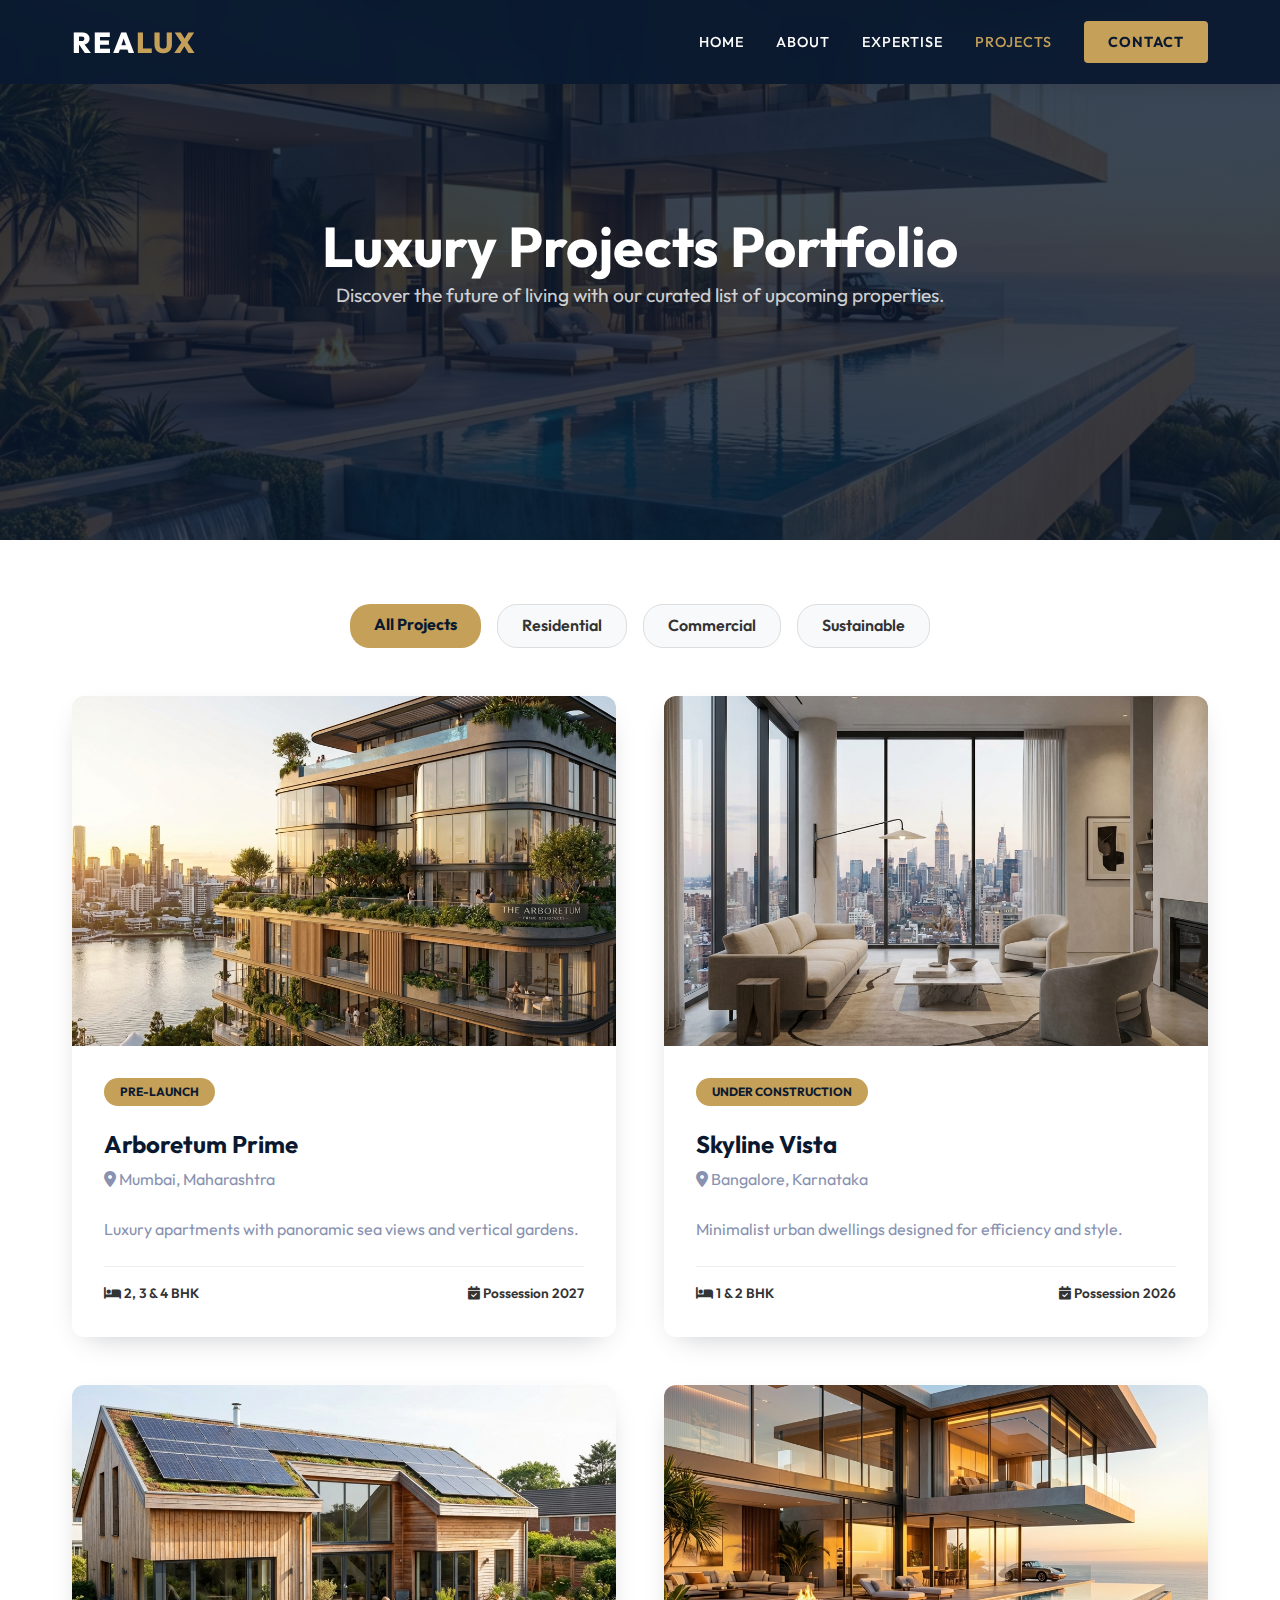
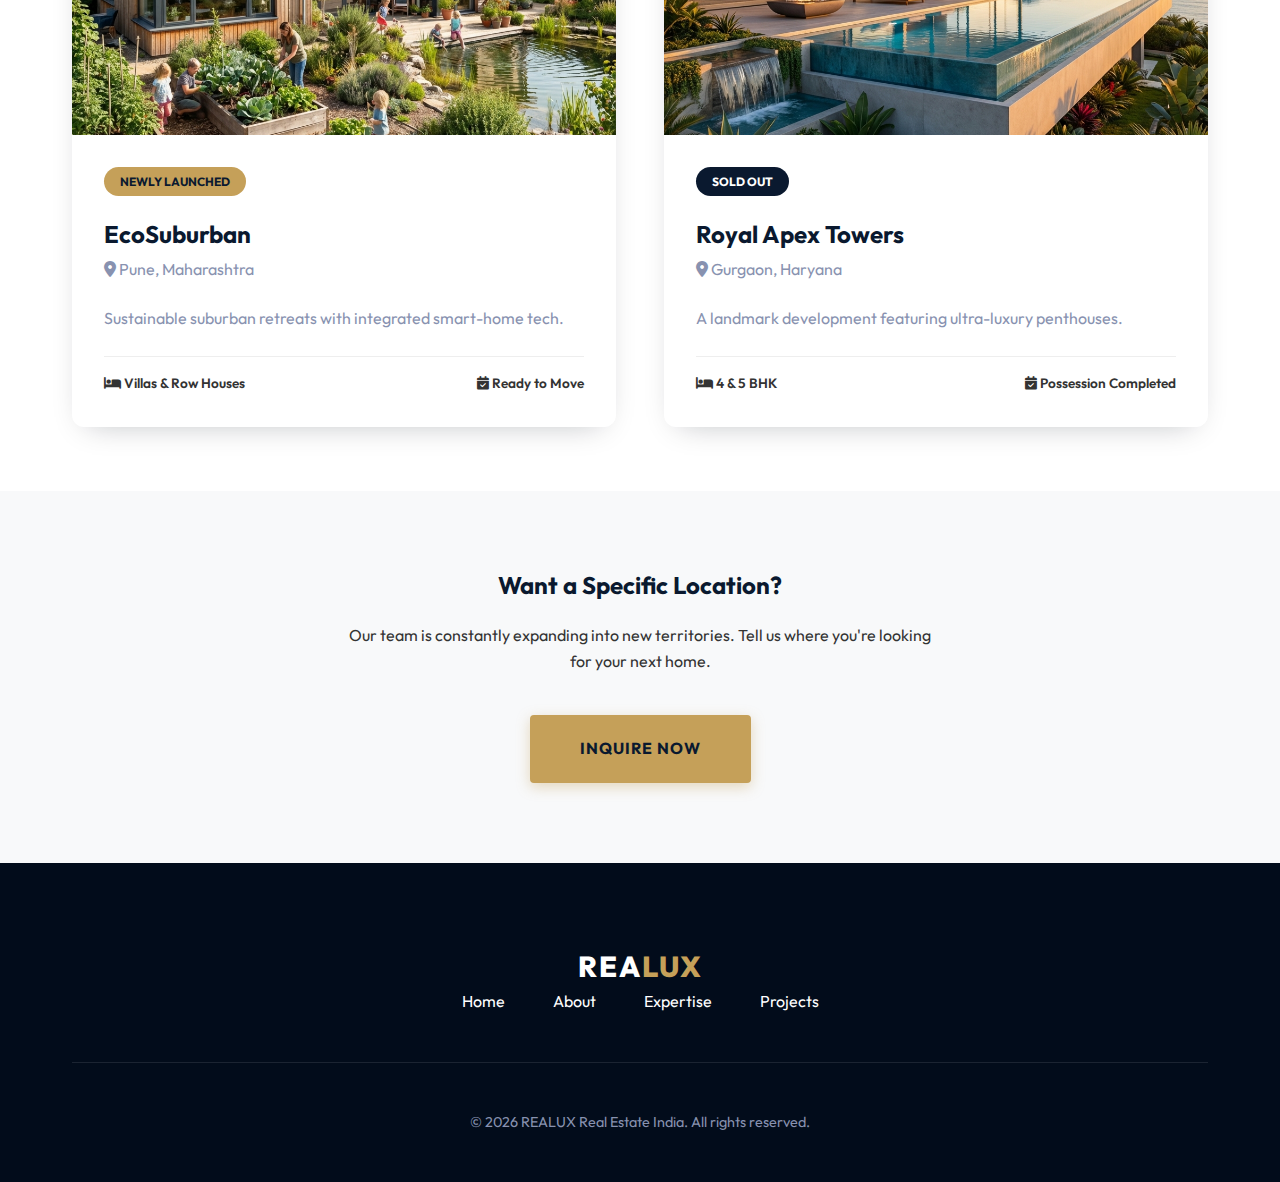
<file: projects.html>
<!DOCTYPE html>
<html lang="en">

<head>
    <meta charset="UTF-8">
    <meta name="viewport" content="width=device-width, initial-scale=1.0">
    <meta name="description"
        content="Explore upcoming and newly launched real estate projects by REALUX across prime locations in India.">
    <title>Upcoming Projects | REALUX Real Estate</title>
    <link rel="preconnect" href="https://fonts.googleapis.com">
    <link rel="preconnect" href="https://fonts.gstatic.com" crossorigin>
    <link href="https://fonts.googleapis.com/css2?family=Outfit:wght@300;400;500;700;800&display=swap" rel="stylesheet">
    <link rel="stylesheet" href="https://cdnjs.cloudflare.com/ajax/libs/font-awesome/6.4.0/css/all.min.css">
    <link rel="stylesheet" href="style.css">
</head>

<body>

    <header>
        <div class="container nav-container">
            <a href="index.html" class="logo">REA<span>LUX</span></a>
            <input type="checkbox" id="nav-toggle">
            <label for="nav-toggle" class="nav-toggle-label"><i class="fas fa-bars"></i></label>
            <nav class="nav-links">
                <a href="index.html">Home</a>
                <a href="about.html">About</a>
                <a href="expertise.html">Expertise</a>
                <a href="projects.html" style="color: var(--secondary-color);">Projects</a>
                <a href="index.html#contact" class="btn-nav">Contact</a>
            </nav>
        </div>
    </header>

    <section class="subpage-hero">
        <div class="container">
            <h1 style="color: var(--white); font-size: 3.5rem;">Luxury Projects Portfolio</h1>
            <p style="color: rgba(255,255,255,0.8); font-size: 1.2rem;">Discover the future of living with our curated
                list of upcoming properties.</p>
        </div>
    </section>

    <!-- Filters placeholder (CSS only) -->
    <section id="portfolio" style="padding: 4rem 0;">
        <div class="container">
            <div style="display: flex; gap: 1rem; margin-bottom: 3rem; flex-wrap: wrap; justify-content: center;">
                <span
                    style="padding: 0.5rem 1.5rem; background: var(--secondary-color); color: var(--primary-color); border-radius: 20px; font-weight: 700; cursor: pointer;">All
                    Projects</span>
                <span
                    style="padding: 0.5rem 1.5rem; background: var(--bg-light); border: 1px solid #ddd; border-radius: 20px; font-weight: 600; cursor: pointer;">Residential</span>
                <span
                    style="padding: 0.5rem 1.5rem; background: var(--bg-light); border: 1px solid #ddd; border-radius: 20px; font-weight: 600; cursor: pointer;">Commercial</span>
                <span
                    style="padding: 0.5rem 1.5rem; background: var(--bg-light); border: 1px solid #ddd; border-radius: 20px; font-weight: 600; cursor: pointer;">Sustainable</span>
            </div>

            <div class="projects-grid">
                <!-- Project 1 -->
                <article class="project-card">
                    <div class="project-image">
                        <img src="images/project1.png" alt="Arboretum Prime Residences">
                    </div>
                    <div class="project-info">
                        <span class="project-status">Pre-Launch</span>
                        <h3 style="margin-top: 0.5rem;">Arboretum Prime</h3>
                        <p><i class="fas fa-map-marker-alt"></i> Mumbai, Maharashtra</p>
                        <p>Luxury apartments with panoramic sea views and vertical gardens.</p>
                        <div
                            style="display: flex; justify-content: space-between; border-top: 1px solid #eee; padding-top: 1rem; margin-top: 1rem; font-size: 0.85rem; font-weight: 600;">
                            <span><i class="fas fa-bed"></i> 2, 3 & 4 BHK</span>
                            <span><i class="fas fa-calendar-check"></i> Possession 2027</span>
                        </div>
                    </div>
                </article>

                <!-- Project 2 -->
                <article class="project-card">
                    <div class="project-image">
                        <img src="images/project2.png" alt="Skyline Vista Minimalist Living">
                    </div>
                    <div class="project-info">
                        <span class="project-status">Under Construction</span>
                        <h3 style="margin-top: 0.5rem;">Skyline Vista</h3>
                        <p><i class="fas fa-map-marker-alt"></i> Bangalore, Karnataka</p>
                        <p>Minimalist urban dwellings designed for efficiency and style.</p>
                        <div
                            style="display: flex; justify-content: space-between; border-top: 1px solid #eee; padding-top: 1rem; margin-top: 1rem; font-size: 0.85rem; font-weight: 600;">
                            <span><i class="fas fa-bed"></i> 1 & 2 BHK</span>
                            <span><i class="fas fa-calendar-check"></i> Possession 2026</span>
                        </div>
                    </div>
                </article>

                <!-- Project 3 -->
                <article class="project-card">
                    <div class="project-image">
                        <img src="images/project3.png" alt="EcoSuburban Sustainable Home">
                    </div>
                    <div class="project-info">
                        <span class="project-status">Newly Launched</span>
                        <h3 style="margin-top: 0.5rem;">EcoSuburban</h3>
                        <p><i class="fas fa-map-marker-alt"></i> Pune, Maharashtra</p>
                        <p>Sustainable suburban retreats with integrated smart-home tech.</p>
                        <div
                            style="display: flex; justify-content: space-between; border-top: 1px solid #eee; padding-top: 1rem; margin-top: 1rem; font-size: 0.85rem; font-weight: 600;">
                            <span><i class="fas fa-bed"></i> Villas & Row Houses</span>
                            <span><i class="fas fa-calendar-check"></i> Ready to Move</span>
                        </div>
                    </div>
                </article>

                <!-- Project 4 (Duplicate for variety) -->
                <article class="project-card">
                    <div class="project-image">
                        <img src="images/hero.png" alt="Royal Apex Luxury Towers">
                    </div>
                    <div class="project-info">
                        <span class="project-status" style="background: var(--primary-color); color: var(--white);">Sold
                            Out</span>
                        <h3 style="margin-top: 0.5rem;">Royal Apex Towers</h3>
                        <p><i class="fas fa-map-marker-alt"></i> Gurgaon, Haryana</p>
                        <p>A landmark development featuring ultra-luxury penthouses.</p>
                        <div
                            style="display: flex; justify-content: space-between; border-top: 1px solid #eee; padding-top: 1rem; margin-top: 1rem; font-size: 0.85rem; font-weight: 600;">
                            <span><i class="fas fa-bed"></i> 4 & 5 BHK</span>
                            <span><i class="fas fa-calendar-check"></i> Possession Completed</span>
                        </div>
                    </div>
                </article>
            </div>
        </div>
    </section>

    <section style="background: var(--bg-light); text-align: center; padding: 5rem 0;">
        <div class="container">
            <h2 style="margin-bottom: 1.5rem;">Want a Specific Location?</h2>
            <p style="margin-bottom: 2.5rem; max-width: 600px; margin-left: auto; margin-right: auto;">Our team is
                constantly expanding into new territories. Tell us where you're looking for your next home.</p>
            <a href="index.html#contact" class="btn">Inquire Now</a>
        </div>
    </section>

    <footer>
        <div class="container footer-content">
            <div class="footer-logo logo">REA<span>LUX</span></div>
            <ul class="footer-links">
                <li><a href="index.html">Home</a></li>
                <li><a href="about.html">About</a></li>
                <li><a href="expertise.html">Expertise</a></li>
                <li><a href="projects.html">Projects</a></li>
            </ul>
            <p class="copyright">&copy; 2026 REALUX Real Estate India. All rights reserved.</p>
        </div>
    </footer>

</body>

</html>
</file>
<file: style.css>
/* REALUX - Premium Real Estate CSS */
@import url('https://fonts.googleapis.com/css2?family=Outfit:wght@300;400;500;700;800&display=swap');

:root {
    --primary-color: #0a192f;
    --secondary-color: #c5a059;
    --accent-color: #112240;
    --text-color: #333333;
    --text-light: #8892b0;
    --bg-light: #f8f9fa;
    --white: #ffffff;
    --transition: all 0.3s cubic-bezier(0.645, 0.045, 0.355, 1);
    --shadow: 0 10px 30px -15px rgba(2, 12, 27, 0.3);
    --glass: rgba(255, 255, 255, 0.1);
}

/* Custom Scrollbar */
::-webkit-scrollbar {
    width: 10px;
}

::-webkit-scrollbar-track {
    background: var(--primary-color);
}

::-webkit-scrollbar-thumb {
    background: var(--secondary-color);
    border-radius: 5px;
}

::-webkit-scrollbar-thumb:hover {
    background: #d4af37;
}

* {
    margin: 0;
    padding: 0;
    box-sizing: border-box;
}

html {
    scroll-behavior: smooth;
}

body {
    font-family: 'Outfit', sans-serif;
    line-height: 1.6;
    color: var(--text-color);
    background-color: var(--white);
    overflow-x: hidden;
}

/* Animations */
@keyframes fadeInUp {
    from {
        opacity: 0;
        transform: translateY(30px);
    }

    to {
        opacity: 1;
        transform: translateY(0);
    }
}

/* Typography */
h1,
h2,
h3,
h4 {
    font-weight: 700;
    line-height: 1.2;
    color: var(--primary-color);
}

a {
    text-decoration: none;
    color: inherit;
    transition: var(--transition);
}

ul {
    list-style: none;
}

img {
    max-width: 100%;
    display: block;
}

/* Layout Containers */
.container {
    max-width: 1200px;
    margin: 0 auto;
    padding: 0 2rem;
}

section {
    padding: 6rem 0;
}

.section-title {
    text-align: center;
    margin-bottom: 4rem;
    animation: fadeInUp 0.8s ease-out;
}

.section-title h2 {
    font-size: 2.5rem;
    margin-bottom: 1rem;
    position: relative;
    display: inline-block;
}

.section-title h2::after {
    content: '';
    position: absolute;
    bottom: -10px;
    left: 50%;
    transform: translateX(-50%);
    width: 60px;
    height: 4px;
    background-color: var(--secondary-color);
}

/* Header & Nav */
header {
    position: fixed;
    top: 0;
    width: 100%;
    background: rgba(10, 25, 47, 0.95);
    backdrop-filter: blur(10px);
    z-index: 1000;
    padding: 1.2rem 0;
    box-shadow: 0 2px 20px rgba(0, 0, 0, 0.1);
}

.nav-container {
    display: flex;
    justify-content: space-between;
    align-items: center;
}

.logo {
    font-size: 1.8rem;
    font-weight: 800;
    color: var(--white);
    letter-spacing: 2px;
}

.logo span {
    color: var(--secondary-color);
}

.nav-links {
    display: flex;
    gap: 2rem;
    align-items: center;
}

.nav-links a {
    color: var(--white);
    font-weight: 500;
    font-size: 0.9rem;
    text-transform: uppercase;
    letter-spacing: 1px;
}

.nav-links a:hover {
    color: var(--secondary-color);
}

.btn-nav {
    padding: 0.6rem 1.5rem;
    background: var(--secondary-color);
    color: var(--primary-color) !important;
    border-radius: 4px;
    font-weight: 700 !important;
}

.btn-nav:hover {
    background: var(--white) !important;
}

/* Mobile Nav Toggle */
#nav-toggle {
    display: none;
}

.nav-toggle-label {
    display: none;
    cursor: pointer;
    font-size: 1.5rem;
    color: var(--white);
}

/* Hero Section */
.hero {
    height: 100vh;
    background: linear-gradient(rgba(10, 25, 47, 0.7), rgba(10, 25, 47, 0.7)), url('images/hero.png');
    background-size: cover;
    background-position: center;
    background-attachment: fixed;
    display: flex;
    align-items: center;
    justify-content: center;
    text-align: center;
    color: var(--white);
}

.subpage-hero {
    height: 60vh;
    background: linear-gradient(rgba(10, 25, 47, 0.8), rgba(10, 25, 47, 0.8)), url('images/hero.png');
    background-size: cover;
    background-position: center;
    display: flex;
    align-items: center;
    justify-content: center;
    text-align: center;
    color: var(--white);
    padding-top: 80px;
}

.hero-content {
    max-width: 900px;
    animation: fadeInUp 1s ease-out;
}

.hero-content h1 {
    font-size: 5rem;
    color: var(--white);
    margin-bottom: 1.5rem;
    text-shadow: 0 4px 10px rgba(0, 0, 0, 0.3);
}

.hero-content p {
    font-size: 1.4rem;
    margin-bottom: 3rem;
    color: rgba(255, 255, 255, 0.9);
}

.btn {
    display: inline-block;
    padding: 1.2rem 3rem;
    background-color: var(--secondary-color);
    color: var(--primary-color);
    font-weight: 700;
    border-radius: 4px;
    text-transform: uppercase;
    letter-spacing: 1px;
    border: 2px solid var(--secondary-color);
    box-shadow: 0 4px 14px 0 rgba(197, 160, 89, 0.39);
}

.btn:hover {
    background-color: transparent;
    color: var(--secondary-color);
    transform: translateY(-3px);
    box-shadow: 0 6px 20px rgba(197, 160, 89, 0.45);
}

/* Expertise Section */
.expertise-grid {
    display: grid;
    grid-template-columns: repeat(auto-fit, minmax(250px, 1fr));
    gap: 2.5rem;
}

.expertise-card {
    background: var(--white);
    padding: 3rem 2rem;
    border-radius: 12px;
    text-align: center;
    box-shadow: 0 5px 20px rgba(0, 0, 0, 0.05);
    border-bottom: 5px solid transparent;
    transition: var(--transition);
}

.expertise-card:hover {
    transform: translateY(-10px);
    border-bottom-color: var(--secondary-color);
    box-shadow: var(--shadow);
}

.expertise-card i {
    font-size: 3.5rem;
    margin-bottom: 1.5rem;
    display: block;
    background: linear-gradient(135deg, var(--secondary-color), #d4af37);
    -webkit-background-clip: text;
    background-clip: text;
    -webkit-text-fill-color: transparent;
}

/* Projects Section */
.projects-grid {
    display: grid;
    grid-template-columns: repeat(auto-fit, minmax(350px, 1fr));
    gap: 3rem;
}

.project-card {
    background: var(--white);
    border-radius: 12px;
    overflow: hidden;
    box-shadow: var(--shadow);
    transition: var(--transition);
}

.project-card:hover {
    transform: translateY(-5px);
    box-shadow: 0 20px 40px -10px rgba(0, 0, 0, 0.2);
}

.project-image {
    height: 350px;
    overflow: hidden;
}

.project-image img {
    width: 100%;
    height: 100%;
    object-fit: cover;
    transition: var(--transition);
}

.project-card:hover .project-image img {
    transform: scale(1.1);
}

.project-info {
    padding: 2rem;
}

.project-status {
    display: inline-block;
    padding: 0.3rem 1rem;
    background: var(--secondary-color);
    color: var(--primary-color);
    font-size: 0.75rem;
    font-weight: 700;
    border-radius: 20px;
    text-transform: uppercase;
    margin-bottom: 1rem;
}

.project-info h3 {
    font-size: 1.5rem;
    margin-bottom: 0.5rem;
}

.project-info p {
    color: var(--text-light);
    margin-bottom: 1.5rem;
}

/* Testimonials */
.testimonials-grid {
    display: grid;
    grid-template-columns: repeat(auto-fit, minmax(300px, 1fr));
    gap: 2.5rem;
}

.testimonial-card {
    background: var(--white);
    padding: 3rem 2rem;
    border-radius: 12px;
    box-shadow: 0 10px 30px rgba(0, 0, 0, 0.05);
    border: 1px solid rgba(0, 0, 0, 0.05);
}

.testimonial-text {
    font-size: 1.1rem;
    font-style: italic;
    margin-bottom: 2rem;
    color: var(--text-color);
    position: relative;
}

.testimonial-text::before {
    content: '"';
    font-size: 4rem;
    color: var(--secondary-color);
    opacity: 0.2;
    position: absolute;
    top: -20px;
    left: -10px;
}

.author-info h4 {
    color: var(--primary-color);
}

.author-info p {
    color: var(--secondary-color);
    font-weight: 500;
}

/* Contact Section */
.contact-container {
    display: grid;
    grid-template-columns: 1fr 1fr;
    gap: 5rem;
    background: var(--primary-color);
    padding: 5rem;
    border-radius: 20px;
    color: var(--white);
}

.contact-info h3 {
    color: var(--white);
    font-size: 2.5rem;
    margin-bottom: 1.5rem;
}

.contact-details div {
    display: flex;
    align-items: center;
    gap: 1.5rem;
    margin-bottom: 2rem;
}

.contact-details i {
    font-size: 1.5rem;
    color: var(--secondary-color);
}

.contact-form {
    display: grid;
    gap: 2rem;
}

.form-group input,
.form-group textarea {
    width: 100%;
    padding: 1.2rem;
    background: var(--accent-color);
    border: 1px solid rgba(255, 255, 255, 0.1);
    color: var(--white);
    border-radius: 8px;
    outline: none;
    font-family: inherit;
    transition: var(--transition);
}

.form-group input:focus,
.form-group textarea:focus {
    border-color: var(--secondary-color);
    background: rgba(17, 34, 64, 0.8);
}

/* Footer */
footer {
    background: #020c1b;
    color: var(--white);
    padding: 5rem 0 3rem;
}

.footer-content {
    text-align: center;
}

.footer-links {
    display: flex;
    justify-content: center;
    gap: 3rem;
    margin-bottom: 3rem;
}

.footer-links a:hover {
    color: var(--secondary-color);
}

.social-links {
    display: flex;
    justify-content: center;
    gap: 2rem;
    margin-bottom: 3rem;
}

.social-links a {
    font-size: 1.8rem;
    color: var(--text-light);
}

.social-links a:hover {
    color: var(--secondary-color);
    transform: translateY(-5px);
}

.copyright {
    padding-top: 3rem;
    border-top: 1px solid rgba(255, 255, 255, 0.1);
    color: var(--text-light);
    font-size: 0.9rem;
}

/* Responsive Tablet/Mobile */
@media (max-width: 992px) {
    .contact-container {
        grid-template-columns: 1fr;
        padding: 3rem;
        gap: 3rem;
    }

    .hero-content h1 {
        font-size: 4rem;
    }

    .about-flex {
        flex-direction: column;
    }
}

@media (max-width: 768px) {
    header {
        padding: 1rem 0;
    }

    .nav-toggle-label {
        display: block;
    }

    .nav-links {
        position: fixed;
        top: 80px;
        left: -100%;
        width: 100%;
        height: calc(100vh - 80px);
        background: var(--primary-color);
        flex-direction: column;
        justify-content: center;
        transition: var(--transition);
        z-index: 999;
    }

    #nav-toggle:checked~.nav-links {
        left: 0;
    }

    .nav-links a {
        font-size: 1.2rem;
    }

    .hero-content h1 {
        font-size: 3rem;
    }

    .section-title h2 {
        font-size: 2rem;
    }

    section {
        padding: 4rem 0;
    }
}

@media (max-width: 480px) {
    .hero-content h1 {
        font-size: 2.5rem;
    }

    .hero-content p {
        font-size: 1.1rem;
    }

    .projects-grid {
        grid-template-columns: 1fr;
    }

    .contact-container {
        padding: 2rem 1.5rem;
    }
}
</file>
